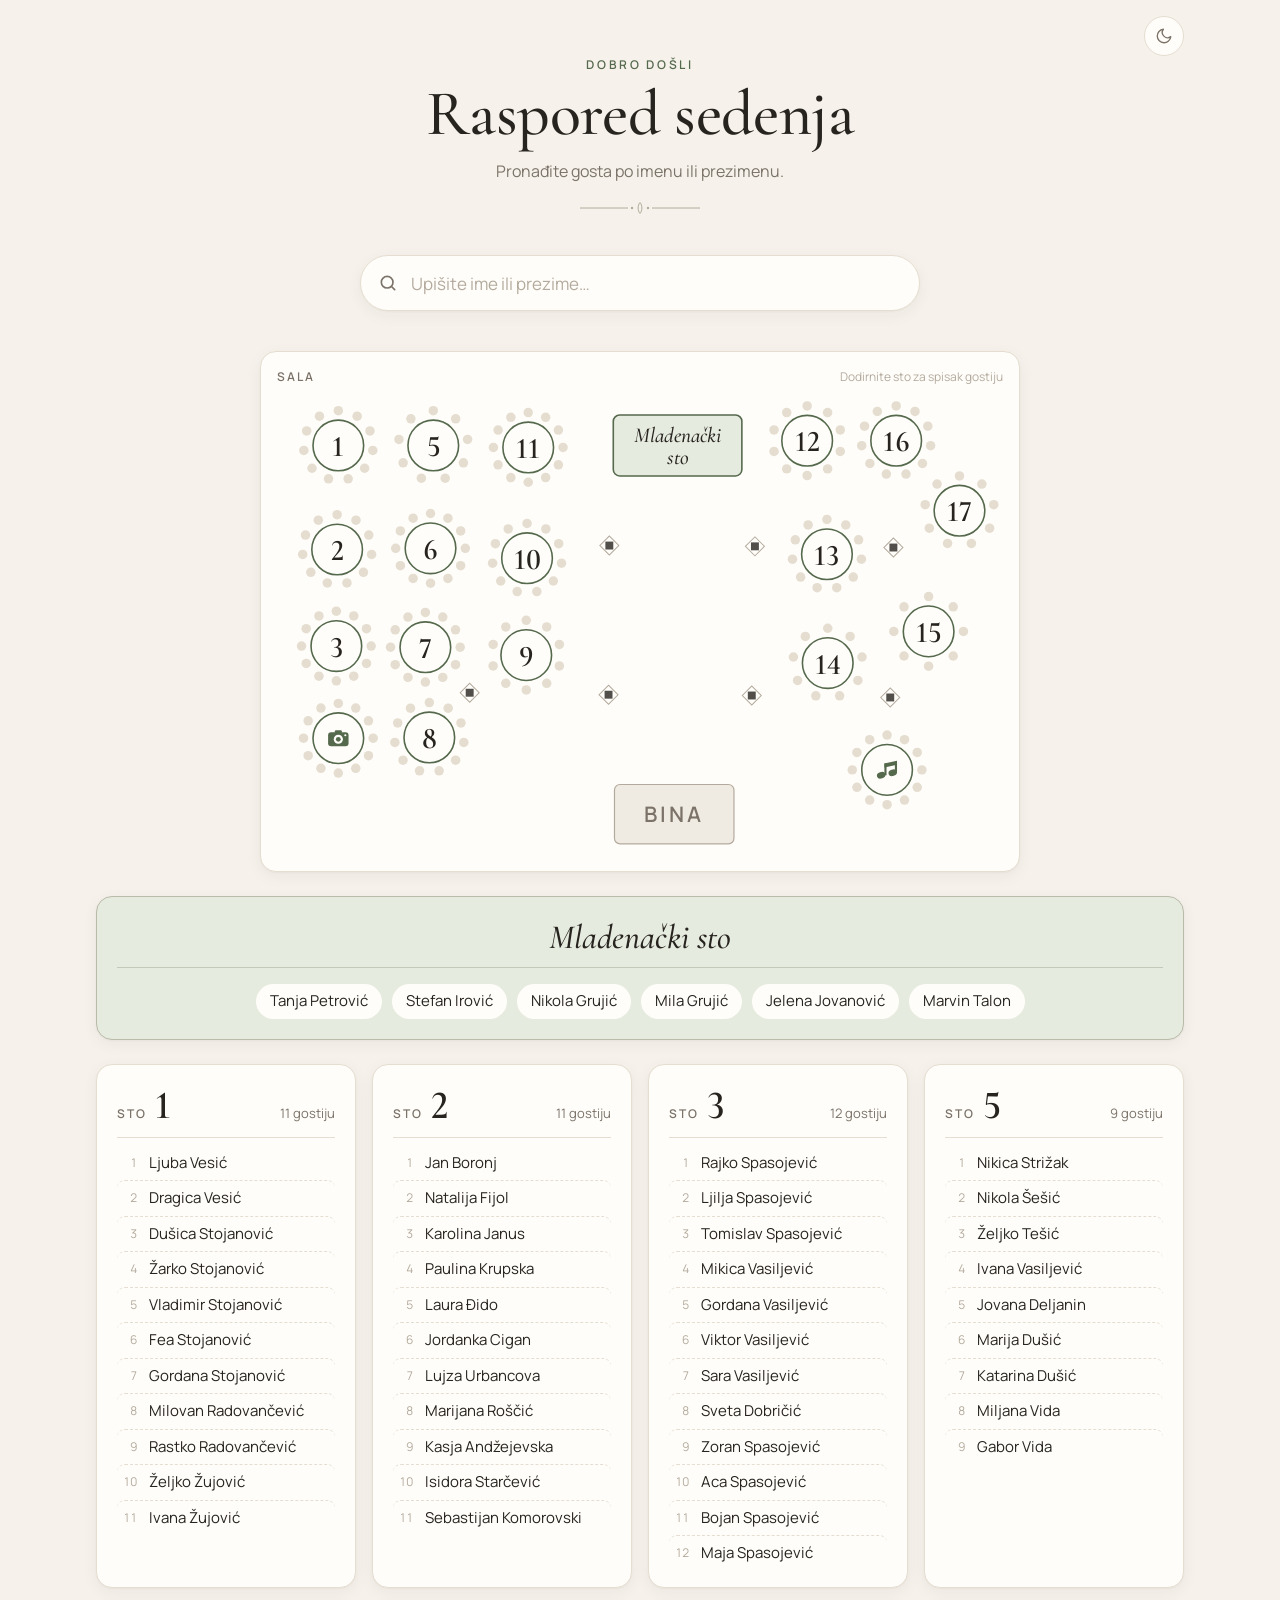
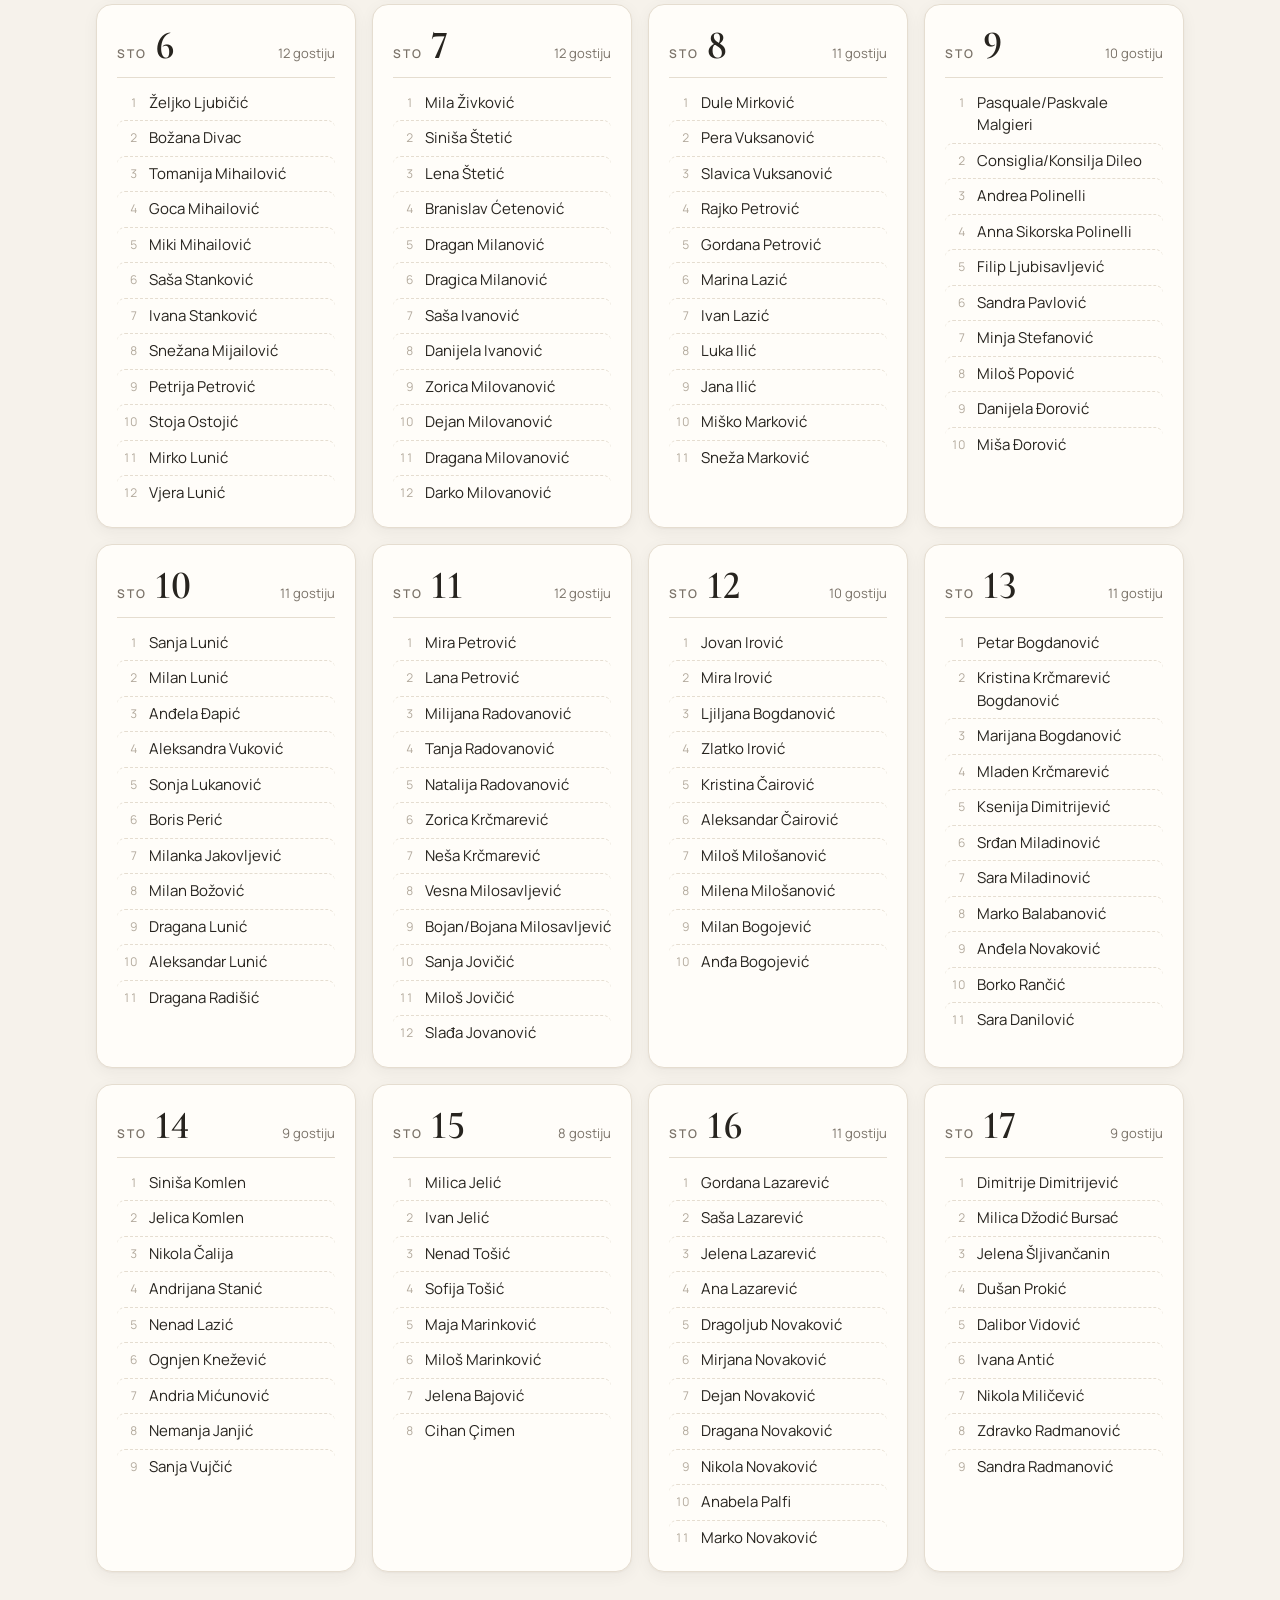
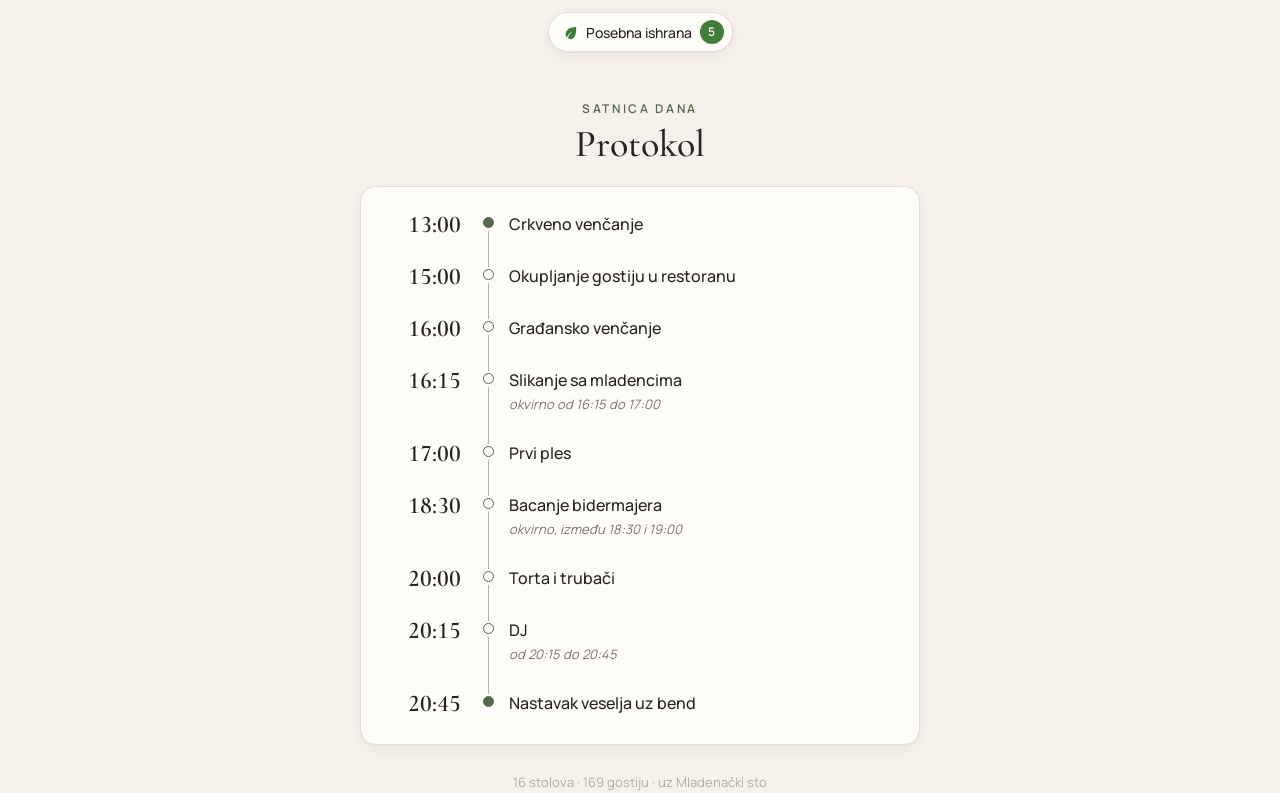
<file: index.html>
<!doctype html>
<html lang="sr">
<head>
  <meta charset="utf-8">
  <meta name="viewport" content="width=device-width, initial-scale=1">
  <title>Raspored sedenja</title>
  <meta name="description" content="Pretraga gostiju po imenu i pregled svih stolova.">
  <link rel="preconnect" href="https://fonts.googleapis.com">
  <link rel="preconnect" href="https://fonts.gstatic.com" crossorigin>
  <link href="https://fonts.googleapis.com/css2?family=Cormorant+Garamond:ital,wght@0,500;0,600;1,500&family=Manrope:wght@400;500;600&display=swap" rel="stylesheet">
  <style>
    :root {
      --bg: #f6f2eb;
      --surface: #fffdf9;
      --surface-2: #f0ebe2;
      --ink: #27241f;
      --muted: #7b7369;
      --faint: #b3aa9d;
      --line: #e5ddd0;
      --accent: #55694d;
      --accent-ink: #ffffff;
      --accent-soft: #e6ebdf;
      --mark: #f1dea6;
      --vegan: #3f7d38;
      --vegan-soft: #e4efdd;
      --veg: #7a7414;
      --veg-soft: #f2efd5;
      --note: #9a6a2c;
      --note-soft: #f5eadb;
      --shadow: 0 1px 2px rgba(39, 36, 31, .04), 0 4px 16px rgba(39, 36, 31, .05);
      --radius: 16px;
      --serif: 'Cormorant Garamond', Georgia, serif;
      --sans: 'Manrope', system-ui, -apple-system, 'Segoe UI', sans-serif;
      color-scheme: light;
    }
    @media (prefers-color-scheme: dark) {
      :root:not([data-theme="light"]) {
        --bg: #141513;
        --surface: #1c1e1b;
        --surface-2: #232622;
        --ink: #ece7df;
        --muted: #a0998e;
        --faint: #6b665e;
        --line: #2e312c;
        --accent: #a7bd97;
        --accent-ink: #141513;
        --accent-soft: #263023;
        --mark: #5d4c1c;
        --vegan: #93cc84;
        --vegan-soft: #24341f;
        --veg: #dcd277;
        --veg-soft: #33311b;
        --note: #e0b27a;
        --note-soft: #3a2e1f;
        --shadow: 0 1px 2px rgba(0, 0, 0, .3), 0 4px 16px rgba(0, 0, 0, .25);
        color-scheme: dark;
      }
    }
    :root[data-theme="dark"] {
      --bg: #141513;
      --surface: #1c1e1b;
      --surface-2: #232622;
      --ink: #ece7df;
      --muted: #a0998e;
      --faint: #6b665e;
      --line: #2e312c;
      --accent: #a7bd97;
      --accent-ink: #141513;
      --accent-soft: #263023;
      --mark: #5d4c1c;
      --vegan: #93cc84;
      --vegan-soft: #24341f;
      --veg: #dcd277;
      --veg-soft: #33311b;
      --note: #e0b27a;
      --note-soft: #3a2e1f;
      --shadow: 0 1px 2px rgba(0, 0, 0, .3), 0 4px 16px rgba(0, 0, 0, .25);
      color-scheme: dark;
    }

    * { box-sizing: border-box; }
    html { -webkit-text-size-adjust: 100%; }
    body {
      margin: 0;
      background: var(--bg);
      color: var(--ink);
      font-family: var(--sans);
      font-size: 16px;
      line-height: 1.5;
      -webkit-font-smoothing: antialiased;
    }
    button { font: inherit; color: inherit; }
    .wrap { max-width: 1120px; margin: 0 auto; padding: 0 16px; }

    /* Hero */
    .hero { text-align: center; padding: 56px 0 28px; position: relative; }
    .eyebrow {
      margin: 0 0 6px;
      font-size: 12px;
      font-weight: 600;
      letter-spacing: .22em;
      text-transform: uppercase;
      color: var(--accent);
    }
    h1 {
      margin: 0;
      font-family: var(--serif);
      font-weight: 500;
      font-size: clamp(40px, 8vw, 64px);
      line-height: 1.05;
      letter-spacing: -.01em;
    }
    .lede { margin: 12px auto 0; max-width: 34ch; color: var(--muted); }
    .ornament { display: block; margin: 18px auto 0; color: var(--faint); }

    .theme-btn {
      position: absolute;
      top: 16px;
      right: 0;
      width: 40px;
      height: 40px;
      border-radius: 50%;
      border: 1px solid var(--line);
      background: var(--surface);
      display: grid;
      place-items: center;
      cursor: pointer;
      color: var(--muted);
    }
    .theme-btn:hover { color: var(--ink); }
    .theme-btn svg { width: 18px; height: 18px; }
    .icon-sun { display: none; }
    :root[data-theme="dark"] .icon-sun { display: block; }
    :root[data-theme="dark"] .icon-moon { display: none; }
    @media (prefers-color-scheme: dark) {
      :root:not([data-theme="light"]) .icon-sun { display: block; }
      :root:not([data-theme="light"]) .icon-moon { display: none; }
    }

    /* Search */
    .searchbar {
      position: sticky;
      top: 0;
      z-index: 10;
      padding: 12px 0;
      background: var(--bg);
      background: color-mix(in srgb, var(--bg) 88%, transparent);
      -webkit-backdrop-filter: blur(10px);
      backdrop-filter: blur(10px);
    }
    .search {
      max-width: 560px;
      margin: 0 auto;
      position: relative;
    }
    .search svg {
      position: absolute;
      left: 18px;
      top: 50%;
      transform: translateY(-50%);
      width: 20px;
      height: 20px;
      color: var(--muted);
      pointer-events: none;
    }
    .search input {
      width: 100%;
      height: 56px;
      padding: 0 52px 0 50px;
      border-radius: 999px;
      border: 1px solid var(--line);
      background: var(--surface);
      color: var(--ink);
      font: inherit;
      font-size: 17px;
      box-shadow: var(--shadow);
      outline: none;
      -webkit-appearance: none;
      appearance: none;
    }
    .search input::placeholder { color: var(--faint); }
    .search input:focus { border-color: var(--accent); box-shadow: 0 0 0 4px var(--accent-soft), var(--shadow); }
    .search input::-webkit-search-cancel-button,
    .search input::-webkit-search-decoration { -webkit-appearance: none; display: none; }
    .clear-btn {
      position: absolute;
      right: 8px;
      top: 50%;
      transform: translateY(-50%);
      width: 40px;
      height: 40px;
      border: 0;
      border-radius: 50%;
      background: transparent;
      color: var(--muted);
      cursor: pointer;
      display: none;
      place-items: center;
    }
    .clear-btn:hover { background: var(--surface-2); color: var(--ink); }
    .clear-btn svg { position: static; transform: none; width: 18px; height: 18px; }
    .has-query .clear-btn { display: grid; }
    .status {
      text-align: center;
      margin: 10px 0 0;
      font-size: 13px;
      color: var(--muted);
    }
    .status:empty { margin: 0; }

    /* Search results */
    .results {
      max-width: 560px;
      margin: 8px auto 32px;
      display: grid;
      gap: 8px;
    }
    .results[hidden] { display: none; }
    .hit {
      display: flex;
      align-items: center;
      gap: 16px;
      width: 100%;
      padding: 14px 14px 14px 20px;
      text-align: left;
      background: var(--surface);
      border: 1px solid var(--line);
      border-radius: var(--radius);
      box-shadow: var(--shadow);
      cursor: pointer;
      transition: border-color .15s, transform .15s;
    }
    .hit:hover { border-color: var(--accent); }
    .hit:active { transform: scale(.99); }
    .hit-name { flex: 1; min-width: 0; font-size: 18px; font-weight: 500; overflow-wrap: anywhere; }
    .hit-sub { display: block; font-size: 13px; color: var(--muted); font-weight: 400; margin-top: 2px; }
    .hit-table {
      flex-shrink: 0;
      min-width: 64px;
      height: 64px;
      padding: 0 10px;
      border-radius: 12px;
      background: var(--accent);
      color: var(--accent-ink);
      display: grid;
      place-content: center;
      text-align: center;
      line-height: 1;
    }
    .hit-table small { font-size: 10px; font-weight: 600; letter-spacing: .14em; text-transform: uppercase; opacity: .85; }
    .hit-table b { font-family: var(--serif); font-size: 32px; font-weight: 600; margin-top: 2px; font-variant-numeric: lining-nums; }
    .hit-table.mlad b { font-size: 22px; }
    mark { background: var(--mark); color: inherit; border-radius: 3px; padding: 0 1px; }

    /* Jump nav */
    .jump {
      margin: 36px 0 20px;
      display: flex;
      flex-wrap: wrap;
      justify-content: center;
      gap: 8px;
    }
    .jump button {
      min-width: 44px;
      height: 44px;
      padding: 0 12px;
      border-radius: 12px;
      border: 1px solid var(--line);
      background: var(--surface);
      font-weight: 600;
      font-size: 15px;
      cursor: pointer;
      transition: background .15s, color .15s, border-color .15s;
    }
    .jump button:hover { border-color: var(--accent); color: var(--accent); }

    /* Mapa sale */
    .sala {
      max-width: 760px;
      margin: 28px auto 24px;
      padding: 16px;
      background: var(--surface);
      border: 1px solid var(--line);
      border-radius: var(--radius);
      box-shadow: var(--shadow);
    }
    .is-searching .sala { margin-top: 0; }
    .sala-head {
      display: flex;
      align-items: baseline;
      justify-content: space-between;
      gap: 12px;
      margin-bottom: 10px;
    }
    .sala-title { font-size: 12px; font-weight: 600; letter-spacing: .16em; text-transform: uppercase; color: var(--muted); }
    .sala-hint { font-size: 12px; color: var(--faint); text-align: right; }
    .sala svg { display: block; width: 100%; height: auto; }
    .m-tbl { cursor: pointer; outline: none; transition: opacity .2s; }
    .m-hitarea { fill: transparent; }
    .m-chair { fill: var(--line); transition: fill .15s; }
    .m-top { fill: var(--surface); stroke: var(--accent); stroke-width: 4; transition: fill .15s; }
    .m-tbl text {
      fill: var(--ink);
      font-family: var(--serif);
      font-size: 76px;
      font-weight: 600;
      font-variant-numeric: lining-nums;
      text-anchor: middle;
      pointer-events: none;
    }
    .m-mlad .m-top { fill: var(--accent-soft); }
    .m-mlad text { font-size: 54px; font-style: italic; font-weight: 500; }
    .m-tbl, .hit, .chip, .diet-row, .clear-btn, .theme-btn { -webkit-tap-highlight-color: transparent; }
    .m-tbl:focus-visible .m-top { fill: var(--accent-soft); }
    @media (hover: hover) { .m-tbl:hover .m-top { fill: var(--accent-soft); } }
    .m-tbl:focus-visible .m-top { stroke-width: 9; }
    .m-tbl.is-hit .m-top, .m-tbl.is-active .m-top { fill: var(--accent); }
    .m-tbl.is-hit text, .m-tbl.is-active text { fill: var(--accent-ink); }
    .m-tbl.is-hit .m-chair, .m-tbl.is-active .m-chair { fill: var(--accent); opacity: .45; }
    .has-hits .m-tbl:not(.is-hit), .has-hits .m-extra { opacity: .35; }
    .m-static rect { fill: var(--surface-2); stroke: var(--faint); stroke-width: 3; }
    /* Posebna ishrana */
    .leaf { width: 12px; height: 12px; flex-shrink: 0; }
    .diet {
      display: inline-flex;
      align-items: center;
      gap: 4px;
      flex-shrink: 0;
      margin-left: auto;
      padding: 2px 9px 2px 7px;
      border-radius: 999px;
      font-size: 11px;
      font-weight: 600;
      letter-spacing: .02em;
      line-height: 1.5;
      white-space: nowrap;
      align-self: center;
    }
    .diet-vegan { background: var(--vegan-soft); color: var(--vegan); }
    .diet-veg { background: var(--veg-soft); color: var(--veg); }
    .diet-other { background: var(--note-soft); color: var(--note); }

    .tools { display: flex; justify-content: center; margin: 16px 0 0; }
    .tools[hidden], .is-searching .tools, .is-searching .diet-panel { display: none; }
    .chip {
      display: inline-flex;
      align-items: center;
      gap: 8px;
      height: 40px;
      padding: 0 8px 0 14px;
      border-radius: 999px;
      border: 1px solid var(--line);
      background: var(--surface);
      font-size: 14px;
      font-weight: 500;
      cursor: pointer;
      box-shadow: var(--shadow);
      transition: border-color .15s, background .15s;
    }
    .chip .leaf { width: 15px; height: 15px; color: var(--vegan); }
    .chip:hover { border-color: var(--vegan); }
    .chip[aria-expanded="true"] { background: var(--vegan-soft); border-color: var(--vegan); color: var(--vegan); }
    .chip-count {
      min-width: 24px;
      height: 24px;
      padding: 0 7px;
      border-radius: 999px;
      background: var(--vegan);
      color: var(--surface);
      font-size: 12px;
      font-weight: 600;
      display: grid;
      place-items: center;
    }
    .diet-panel {
      max-width: 560px;
      margin: 16px auto 8px;
      scroll-margin-top: 110px;
      background: var(--surface);
      border: 1px solid var(--line);
      border-radius: var(--radius);
      box-shadow: var(--shadow);
      padding: 18px 18px 8px;
    }
    .diet-panel[hidden] { display: none; }
    .diet-panel-head {
      display: flex;
      flex-wrap: wrap;
      align-items: baseline;
      justify-content: space-between;
      gap: 2px 12px;
      padding-bottom: 10px;
      border-bottom: 1px solid var(--line);
    }
    .diet-panel-head h2 { margin: 0; font-family: var(--serif); font-size: 26px; font-weight: 500; white-space: nowrap; }
    .diet-panel-head span { font-size: 12px; color: var(--muted); }
    .diet-row {
      display: flex;
      align-items: flex-start;
      gap: 14px;
      width: 100%;
      padding: 12px 4px;
      border: 0;
      border-bottom: 1px dashed var(--line);
      background: transparent;
      text-align: left;
      cursor: pointer;
      border-radius: 10px;
    }
    .diet-row:last-child { border-bottom: 0; }
    .diet-row:hover { background: var(--surface-2); }
    .diet-tbl {
      flex-shrink: 0;
      width: 48px;
      height: 48px;
      border-radius: 10px;
      background: var(--accent-soft);
      color: var(--accent);
      display: grid;
      place-content: center;
      text-align: center;
      line-height: 1;
    }
    .diet-tbl small { font-size: 9px; font-weight: 600; letter-spacing: .14em; text-transform: uppercase; }
    .diet-tbl b { font-family: var(--serif); font-size: 24px; font-weight: 600; font-variant-numeric: lining-nums; margin-top: 2px; }
    .diet-list { list-style: none; margin: 0; padding: 2px 0 0; flex: 1; min-width: 0; }
    .diet-list li { display: flex; flex-wrap: wrap; align-items: center; gap: 2px 8px; padding: 3px 0; font-size: 15px; }
    .diet-list .diet { margin-left: 0; }


    .card-empty { margin: 8px 0 4px; font-size: 14px; color: var(--faint); font-style: italic; }
    .m-note { fill: var(--accent); }
    .m-pillar-ring { fill: none; stroke: var(--faint); stroke-width: 2.5; }
    .m-pillar { fill: var(--ink); opacity: .8; }
    .has-hits .m-pillars { opacity: .4; }
    .m-ico { fill: var(--accent); }
    .m-ico-cut { fill: var(--surface); }
    .m-tbl:focus-visible .m-ico-cut { fill: var(--accent-soft); }
    .m-tbl.is-hit .m-ico, .m-tbl.is-active .m-ico { fill: var(--accent-ink); }
    .m-tbl.is-hit .m-ico-cut, .m-tbl.is-active .m-ico-cut { fill: var(--accent); }
    .card-tag {
      display: inline-block;
      margin-left: 4px;
      padding: 2px 10px;
      border-radius: 999px;
      background: var(--accent-soft);
      color: var(--accent);
      font-size: 12px;
      font-weight: 600;
      letter-spacing: .04em;
      align-self: center;
    }
    .m-static text {
      fill: var(--muted);
      font-family: var(--sans);
      font-size: 54px;
      font-weight: 600;
      letter-spacing: .14em;
      text-anchor: middle;
    }

    /* Cards */
    .grid {
      display: grid;
      grid-template-columns: repeat(auto-fill, minmax(250px, 1fr));
      gap: 16px;
      padding-bottom: 24px;
    }
    .card {
      background: var(--surface);
      border: 1px solid var(--line);
      border-radius: var(--radius);
      box-shadow: var(--shadow);
      padding: 20px 20px 16px;
      scroll-margin-top: 110px;
      transition: border-color .2s, box-shadow .2s;
    }
    .card[hidden] { display: none; }
    .card-head {
      display: flex;
      align-items: baseline;
      justify-content: space-between;
      gap: 12px;
      padding-bottom: 12px;
      margin-bottom: 8px;
      border-bottom: 1px solid var(--line);
    }
    .card-title { display: flex; align-items: baseline; gap: 8px; }
    .card-label { font-size: 12px; font-weight: 600; letter-spacing: .16em; text-transform: uppercase; color: var(--muted); }
    .card-num { font-family: var(--serif); font-size: 40px; font-weight: 600; line-height: 1; font-variant-numeric: lining-nums; }
    .card-count { font-size: 13px; color: var(--muted); white-space: nowrap; }
    .names { list-style: none; margin: 0; padding: 0; }
    .names li {
      display: flex;
      gap: 12px;
      padding: 6px 0;
      font-size: 15px;
      border-radius: 8px;
    }
    .names li + li { border-top: 1px dashed var(--line); }
    .seat {
      width: 20px;
      flex-shrink: 0;
      text-align: right;
      color: var(--faint);
      font-size: 12px;
      font-variant-numeric: tabular-nums;
      padding-top: 2px;
    }
    .names li.dim { opacity: .35; }
    .card.flash { border-color: var(--accent); animation: flash 1.6s ease-out; }
    @keyframes flash {
      0% { box-shadow: 0 0 0 0 var(--accent), var(--shadow); }
      30% { box-shadow: 0 0 0 6px var(--accent-soft), var(--shadow); }
      100% { box-shadow: var(--shadow); }
    }

    /* Mladenački sto */
    .card.mlad {
      grid-column: 1 / -1;
      background: var(--accent-soft);
      border-color: color-mix(in srgb, var(--accent) 30%, var(--line));
      text-align: center;
      padding: 24px 20px 20px;
      margin-bottom: 8px;
    }
    .card.mlad .card-head { justify-content: center; flex-direction: column; align-items: center; gap: 4px; border-bottom-color: color-mix(in srgb, var(--accent) 25%, transparent); }
    .card.mlad .card-num { font-size: 34px; font-style: italic; font-weight: 500; }
    .card.mlad .names {
      display: flex;
      flex-wrap: wrap;
      justify-content: center;
      gap: 6px 10px;
      padding-top: 8px;
    }
    .card.mlad .names li { border: 0; padding: 6px 14px; background: var(--surface); border-radius: 999px; font-size: 15px; }
    .card.mlad .seat { display: none; }

    .empty {
      text-align: center;
      padding: 32px 16px 48px;
      color: var(--muted);
    }
    .empty[hidden] { display: none; }
    .empty p { margin: 4px 0; }
    .empty strong { font-family: var(--serif); font-size: 26px; font-weight: 500; color: var(--ink); display: block; margin-bottom: 4px; }

    /* Protokol */
    .protokol {
      max-width: 560px;
      margin: 48px auto 28px;
      scroll-margin-top: 110px;
    }
    .protokol[hidden], .is-searching .protokol { display: none; }
    .protokol-head { text-align: center; margin-bottom: 20px; }
    .protokol-head h2 {
      margin: 0;
      font-family: var(--serif);
      font-size: 38px;
      font-weight: 500;
      line-height: 1.1;
    }
    .timeline {
      list-style: none;
      margin: 0;
      padding: 26px 24px 8px;
      background: var(--surface);
      border: 1px solid var(--line);
      border-radius: var(--radius);
      box-shadow: var(--shadow);
    }
    .timeline li {
      display: grid;
      grid-template-columns: 76px 1fr;
      column-gap: 22px;
    }
    .tl-time {
      text-align: right;
      font-family: var(--serif);
      font-size: 24px;
      font-weight: 600;
      line-height: 1;
      font-variant-numeric: lining-nums tabular-nums;
      color: var(--ink);
      padding-bottom: 28px;
    }
    .timeline li:last-child .tl-time { padding-bottom: 20px; }
    .tl-body {
      position: relative;
      padding: 1px 0 28px 26px;
    }
    /* linija */
    .tl-body::before {
      content: '';
      position: absolute;
      left: 5px;
      top: 18px;
      bottom: -2px;
      width: 1px;
      background: color-mix(in srgb, var(--accent) 35%, var(--line));
    }
    .timeline li:last-child .tl-body::before { display: none; }
    .timeline li:last-child .tl-body { padding-bottom: 20px; }
    /* tačka */
    .tl-body::after {
      content: '';
      position: absolute;
      left: 0;
      top: 4px;
      width: 11px;
      height: 11px;
      border-radius: 50%;
      background: var(--surface);
      border: 1.5px solid var(--accent);
      box-sizing: border-box;
    }
    .timeline li:first-child .tl-body::after,
    .timeline li:last-child .tl-body::after { background: var(--accent); }
    .tl-name { display: block; font-size: 16px; font-weight: 500; line-height: 1.35; }
    .tl-note { display: block; margin-top: 3px; font-size: 13px; font-style: italic; color: var(--muted); }

    footer {
      text-align: center;
      color: var(--faint);
      font-size: 13px;
      padding: 16px 0 48px;
    }

    .sr-only { position: absolute; width: 1px; height: 1px; overflow: hidden; clip: rect(0 0 0 0); white-space: nowrap; }

    @media (max-width: 560px) {
      .hero { padding: 60px 0 16px; }
      h1 { font-size: 42px; }
      .lede { margin-top: 8px; font-size: 15px; }
      .ornament { margin-top: 12px; }
      .theme-btn { top: 12px; }
      .searchbar { padding: 10px 0; }
      .search input { height: 52px; }
      .sala { margin-top: 16px; padding: 12px 10px 12px; }
      .is-searching .sala { margin-top: 0; }
      .results { margin-bottom: 20px; }
      .grid { grid-template-columns: 1fr; gap: 12px; }
      .card { padding: 18px 16px 12px; }
      .hit-name { font-size: 17px; }
      .m-tbl text { font-size: 88px; }
      .m-mlad text { font-size: 56px; }
      .m-static text { font-size: 64px; letter-spacing: .08em; }
      .m-top { stroke-width: 6; }
      .protokol { margin-top: 36px; }
      .protokol-head h2 { font-size: 34px; }
      .timeline { padding: 22px 16px 4px; }
      .timeline li { grid-template-columns: 64px 1fr; column-gap: 16px; }
      .tl-time { font-size: 22px; padding-bottom: 24px; }
      .tl-body { padding-left: 22px; padding-bottom: 24px; }
      .tl-name { font-size: 15px; }
    }

    @media (prefers-reduced-motion: reduce) {
      * { animation: none !important; transition: none !important; scroll-behavior: auto !important; }
    }

    @media print {
      .searchbar, .jump, .theme-btn, .results, .empty, .ornament, .tools { display: none !important; }
      .diet-panel, .timeline { box-shadow: none; break-inside: avoid; }
      .protokol { break-inside: avoid; }
      body { background: #fff; color: #000; }
      .card { box-shadow: none; break-inside: avoid; }
      .card[hidden] { display: block !important; }
      .grid { grid-template-columns: repeat(3, 1fr); }
    }
  </style>
</head>
<body>
  <div class="wrap">
    <header class="hero">
      <button class="theme-btn" id="themeBtn" type="button" aria-label="Promeni temu">
        <svg class="icon-moon" viewBox="0 0 24 24" fill="none" stroke="currentColor" stroke-width="1.8" stroke-linecap="round" stroke-linejoin="round" aria-hidden="true"><path d="M21 12.8A9 9 0 1 1 11.2 3a7 7 0 0 0 9.8 9.8z"/></svg>
        <svg class="icon-sun" viewBox="0 0 24 24" fill="none" stroke="currentColor" stroke-width="1.8" stroke-linecap="round" aria-hidden="true"><circle cx="12" cy="12" r="4"/><path d="M12 2v2M12 20v2M4.9 4.9l1.4 1.4M17.7 17.7l1.4 1.4M2 12h2M20 12h2M4.9 19.1l1.4-1.4M17.7 6.3l1.4-1.4"/></svg>
      </button>
      <p class="eyebrow">Dobro došli</p>
      <h1>Raspored sedenja</h1>
      <p class="lede">Pronađite gosta po imenu ili prezimenu.</p>
      <svg class="ornament" width="120" height="14" viewBox="0 0 120 14" fill="none" stroke="currentColor" stroke-width="1" aria-hidden="true"><path d="M0 7h48M72 7h48"/><path d="M60 1.5c2.5 3 2.5 8 0 11-2.5-3-2.5-8 0-11z"/><circle cx="52" cy="7" r="1.2" fill="currentColor" stroke="none"/><circle cx="68" cy="7" r="1.2" fill="currentColor" stroke="none"/></svg>
    </header>
  </div>

  <div class="searchbar" id="searchbar">
    <div class="wrap">
      <div class="search">
        <svg viewBox="0 0 24 24" fill="none" stroke="currentColor" stroke-width="2" stroke-linecap="round" aria-hidden="true"><circle cx="11" cy="11" r="7"/><path d="m20 20-3.5-3.5"/></svg>
        <label for="q" class="sr-only">Pretraga gostiju</label>
        <input id="q" type="search" placeholder="Upišite ime ili prezime…" autocomplete="off" autocorrect="off" spellcheck="false" enterkeyhint="search">
        <button class="clear-btn" id="clearBtn" type="button" aria-label="Obriši pretragu">
          <svg viewBox="0 0 24 24" fill="none" stroke="currentColor" stroke-width="2" stroke-linecap="round" aria-hidden="true"><path d="M6 6l12 12M18 6 6 18"/></svg>
        </button>
      </div>
      <p class="status" id="status" aria-live="polite"></p>
    </div>
  </div>

  <main class="wrap">
    <section class="results" id="results" hidden aria-label="Rezultati pretrage"></section>
    <div class="empty" id="empty" hidden>
      <strong>Nismo pronašli to ime</strong>
      <p>Proverite pravopis ili probajte samo ime ili samo prezime.</p>
    </div>
    <section class="sala" aria-label="Mapa sale">
      <div class="sala-head">
        <span class="sala-title">Sala</span>
        <span class="sala-hint" id="salaHint">Dodirnite sto za spisak gostiju</span>
      </div>
      <svg id="mapa" role="group" aria-label="Raspored stolova u sali"></svg>
    </section>
    <section class="grid" id="grid"></section>
    <div class="tools" id="tools" hidden>
      <button class="chip" id="dietBtn" type="button" aria-expanded="false" aria-controls="dietPanel"></button>
    </div>
    <section class="diet-panel" id="dietPanel" hidden aria-label="Posebna ishrana"></section>
    <section class="protokol" id="protokol" hidden aria-labelledby="protokolTitle">
      <div class="protokol-head">
        <p class="eyebrow">Satnica dana</p>
        <h2 id="protokolTitle">Protokol</h2>
      </div>
      <ol class="timeline" id="timeline"></ol>
    </section>
  </main>

  <footer class="wrap" id="footer"></footer>

  <script src="data/raspored.js"></script>
  <script src="data/sala.js"></script>
  <script src="data/protokol.js"></script>
  <script>
  (function () {
    'use strict';

    var DATA = window.RASPORED || { mladenacki: [], stolovi: [] };
    var $ = function (id) { return document.getElementById(id); };
    var root = document.documentElement;

    // ---------- Tema ----------
    function storageGet(k) { try { return localStorage.getItem(k); } catch (e) { return null; } }
    function storageSet(k, v) { try { localStorage.setItem(k, v); } catch (e) {} }
    var savedTheme = storageGet('raspored-tema');
    if (savedTheme === 'light' || savedTheme === 'dark') root.setAttribute('data-theme', savedTheme);
    $('themeBtn').addEventListener('click', function () {
      var current = root.getAttribute('data-theme') ||
        (window.matchMedia('(prefers-color-scheme: dark)').matches ? 'dark' : 'light');
      var next = current === 'dark' ? 'light' : 'dark';
      root.setAttribute('data-theme', next);
      storageSet('raspored-tema', next);
    });

    // ---------- Normalizacija (bez obzira na č/ć/š/ž/đ i velika slova) ----------
    // Vraća normalizovan tekst i mapu: indeks u normalizovanom -> indeks u originalu.
    function normalizeWithMap(str) {
      var out = '', map = [];
      for (var i = 0; i < str.length; i++) {
        var ch = str[i];
        var n = ch.toLowerCase().normalize('NFD').replace(/[̀-ͯ]/g, '');
        if (n === 'đ') n = 'd';
        // "dj" tretiramo kao "đ" -> "d"
        if (n === 'j' && out[out.length - 1] === 'd') continue;
        for (var k = 0; k < n.length; k++) { out += n[k]; map.push(i); }
      }
      return { text: out, map: map };
    }
    function normalize(str) { return normalizeWithMap(str).text; }

    function escapeHtml(s) {
      return s.replace(/[&<>"']/g, function (c) {
        return { '&': '&amp;', '<': '&lt;', '>': '&gt;', '"': '&quot;', "'": '&#39;' }[c];
      });
    }

    // Vraća HTML imena sa <mark> oko pogođenih delova, ili null ako ne odgovara.
    // Svaka ukucana reč mora biti POČETAK neke reči u imenu, i to svaka druge reči
    // ("dragana ra" -> Dragana Radišić, ali ne i Dragana Novaković).
    function matchName(name, tokens) {
      var nm = normalizeWithMap(name);
      var words = [], re = /[a-z0-9]+/g, m;
      while ((m = re.exec(nm.text))) words.push({ start: m.index, text: m[0] });

      var used = [], assign = [];
      function solve(t) {
        if (t === tokens.length) return true;
        for (var w = 0; w < words.length; w++) {
          if (used[w] || words[w].text.indexOf(tokens[t]) !== 0) continue;
          used[w] = true; assign[t] = w;
          if (solve(t + 1)) return true;
          used[w] = false;
        }
        return false;
      }
      if (!solve(0)) return null;

      var ranges = tokens.map(function (tok, t) {
        var s = words[assign[t]].start;
        return [nm.map[s], nm.map[s + tok.length - 1] + 1];
      });
      ranges.sort(function (a, b) { return a[0] - b[0]; });
      var merged = [];
      ranges.forEach(function (r) {
        var last = merged[merged.length - 1];
        if (last && r[0] <= last[1]) last[1] = Math.max(last[1], r[1]);
        else merged.push(r.slice());
      });
      var html = '', pos = 0;
      merged.forEach(function (r) {
        html += escapeHtml(name.slice(pos, r[0])) + '<mark>' + escapeHtml(name.slice(r[0], r[1])) + '</mark>';
        pos = r[1];
      });
      return html + escapeHtml(name.slice(pos));
    }

    // ---------- Model ----------
    // Gost je "Ime" ili { ime: "Ime", napomena: "vegan" }
    function splitGuests(list) {
      var names = [], notes = [];
      (list || []).forEach(function (g) {
        if (typeof g === 'string') { names.push(g); notes.push(''); }
        else { names.push(g.ime || ''); notes.push(g.napomena || ''); }
      });
      return { names: names, notes: notes };
    }
    // Posebna ishrana: vegan / vegetarijanac / ostalo (prikazuje se kako je upisano)
    function dietOf(note) {
      var n = normalize(note || '').trim();
      if (!n) return null;
      if (n.indexOf('vegan') === 0) return { key: 'vegan', label: 'Veganski' };
      if (n.indexOf('vegetarij') === 0) return { key: 'veg', label: 'Vegetarijanski' };
      return { key: 'other', label: note.charAt(0).toUpperCase() + note.slice(1) };
    }
    var LEAF = '<svg class="leaf" viewBox="0 0 16 16" aria-hidden="true"><path fill="currentColor" d="M14 2C7.2 2 2.8 5.2 2.8 10.2c0 1.4.4 2.6 1.1 3.5 1.4-3.6 3.9-6 6.9-7.4-2.6 1.8-4.6 4.4-5.7 7.9.9.5 1.9.8 3 .8C12.4 15 14.5 10.1 14 2z"/></svg>';
    function dietPill(d) { return '<span class="diet diet-' + d.key + '">' + LEAF + escapeHtml(d.label) + '</span>'; }

    var tables = [];
    if (DATA.mladenacki && DATA.mladenacki.length) {
      var ml = splitGuests(DATA.mladenacki);
      tables.push({ id: 'mladenacki', mlad: true, title: 'Mladenački sto', guests: ml.names, notes: ml.notes });
    }
    DATA.stolovi.forEach(function (s) {
      var oznaka = (window.SALA && window.SALA.oznake && window.SALA.oznake[s.broj]) || '';
      var sg = splitGuests(s.gosti);
      tables.push({ id: 'sto-' + s.broj, broj: s.broj, title: 'Sto ' + s.broj, oznaka: oznaka, guests: sg.names, notes: sg.notes });
    });
    tables.forEach(function (t) {
      t.diets = t.notes.map(dietOf);
      t.dietCount = t.diets.filter(Boolean).length;
    });
    var regular = tables.filter(function (t) { return !t.mlad; });
    var totalGuests = regular.reduce(function (s, t) { return s + t.guests.length; }, 0);

    function guestWord(n) {
      var m10 = n % 10, m100 = n % 100;
      if (m10 === 1 && m100 !== 11) return 'gost';
      if (m10 >= 2 && m10 <= 4 && (m100 < 12 || m100 > 14)) return 'gosta';
      return 'gostiju';
    }
    function tableWord(n) {
      var m10 = n % 10, m100 = n % 100;
      if (m10 === 1 && m100 !== 11) return 'sto';
      if (m10 >= 2 && m10 <= 4 && (m100 < 12 || m100 > 14)) return 'stola';
      return 'stolova';
    }
    function dietRank(k) { return k === 'vegan' ? 0 : k === 'veg' ? 1 : 2; }
    // "Veganski 2 · Vegetarijanski 1"
    function dietSummary(list) {
      var order = [], counts = {}, labels = {};
      list.forEach(function (d) {
        if (!d) return;
        var k = d.key === 'other' ? 'o:' + d.label : d.key;
        if (!counts[k]) { counts[k] = 0; labels[k] = d.label; order.push(k); }
        counts[k]++;
      });
      order.sort(function (a, b) { return dietRank(a) - dietRank(b); });
      return order.map(function (k) { return labels[k] + ' ' + counts[k]; }).join(' · ');
    }

    // ---------- Render ----------
    var grid = $('grid');
    tables.forEach(function (t) {
      var card = document.createElement('article');
      card.className = 'card' + (t.mlad ? ' mlad' : '');
      card.id = t.id;
      var head = t.mlad
        ? '<span class="card-num">Mladenački sto</span>'
        : '<span class="card-title"><span class="card-label">Sto</span><span class="card-num">' + t.broj + '</span>' +
          (t.oznaka ? '<span class="card-tag">' + escapeHtml(t.oznaka) + '</span>' : '') + '</span>' +
          '<span class="card-count">' + t.guests.length + ' ' + guestWord(t.guests.length) + '</span>';
      card.innerHTML =
        '<header class="card-head">' + head + '</header>' +
        '<ol class="names">' + t.guests.map(function (g, i) {
          return '<li><span class="seat">' + (i + 1) + '</span><span class="nm">' + escapeHtml(g) + '</span></li>';
        }).join('') + '</ol>' +
        (t.guests.length ? '' : '<p class="card-empty">Slobodan sto</p>');
      t.el = card;
      t.items = Array.prototype.slice.call(card.querySelectorAll('li'));
      grid.appendChild(card);
    });

    // ---------- Mapa sale ----------
    var SALA = window.SALA;
    var mapa = $('mapa');
    var mapTables = {};
    var NS = 'http://www.w3.org/2000/svg';
    function svgEl(tag, attrs, parent) {
      var e = document.createElementNS(NS, tag);
      for (var k in attrs) e.setAttribute(k, attrs[k]);
      if (parent) parent.appendChild(e);
      return e;
    }
    // Tekst centriran oko (x, y). Vertikalno centriranje preko dy u "em" jedinicama,
    // jer Safari ne poštuje dominant-baseline (naročito na <tspan>).
    var TEXT_DY = 0.35; // ≈ pola visine cifara/velikih slova
    function svgText(parent, x, y, lines, lineHeightEm) {
      var t = svgEl('text', { x: x, y: y }, parent);
      if (lines.length === 1) {
        t.setAttribute('dy', TEXT_DY + 'em');
        t.textContent = lines[0];
        return t;
      }
      var lh = lineHeightEm || 1.1;
      lines.forEach(function (line, i) {
        var dy = i === 0 ? TEXT_DY - (lines.length - 1) * lh / 2 : lh;
        var ts = svgEl('tspan', { x: x, dy: dy.toFixed(3) + 'em' }, t);
        ts.textContent = line;
      });
      return t;
    }
    function makeClickable(g, t, label) {
      g.setAttribute('class', g.getAttribute('class') + ' m-tbl');
      g.setAttribute('tabindex', '0');
      g.setAttribute('role', 'button');
      g.setAttribute('aria-label', label);
      g.addEventListener('click', function () { goTo(t.id); });
      g.addEventListener('keydown', function (e) {
        if (e.key === 'Enter' || e.key === ' ') { e.preventDefault(); goTo(t.id); }
      });
      mapTables[t.id] = g;
    }

    function drawRound(g, x, y, chairs) {
      for (var i = 0; i < chairs; i++) {
        var a = -Math.PI / 2 + 2 * Math.PI * i / chairs;
        svgEl('circle', { 'class': 'm-chair', cx: (x + 88 * Math.cos(a)).toFixed(1), cy: (y + 88 * Math.sin(a)).toFixed(1), r: 12 }, g);
      }
      svgEl('circle', { 'class': 'm-top', cx: x, cy: y, r: 64 }, g);
    }
    var ICON_SCALE = 0.68; // veličina ikonica u stolovima (1 = puna veličina)

    // Note (♫) nacrtane kao oblik, da izgleda isto u svakom pregledaču
    function drawNote(g, x, y) {
      var n = svgEl('g', { 'class': 'm-note', transform: 'translate(' + x + ' ' + y + ') scale(' + ICON_SCALE + ')' }, g);
      // dve note spojene gredom (♫), istih dimenzija kao fotoaparat (~76 × 64)
      svgEl('ellipse', { cx: -22, cy: 20, rx: 16, ry: 12, transform: 'rotate(-20 -22 20)' }, n);
      svgEl('ellipse', { cx: 21, cy: 11, rx: 16, ry: 12, transform: 'rotate(-20 21 11)' }, n);
      svgEl('rect', { x: -10, y: -24, width: 8, height: 44 }, n);
      svgEl('rect', { x: 29, y: -33, width: 8, height: 44 }, n);
      svgEl('path', { d: 'M-10 -24 L37 -34 L37 -19 L-10 -9 Z' }, n);
    }
    // Fotoaparat, centriran u sredini stola (oblik je simetričan oko x, y)
    function drawCamera(g, x, y) {
      var c = svgEl('g', { transform: 'translate(' + x + ' ' + y + ') scale(' + ICON_SCALE + ')' }, g);
      svgEl('rect', { 'class': 'm-ico', x: -13, y: -30, width: 26, height: 12, rx: 4 }, c);
      svgEl('rect', { 'class': 'm-ico', x: -38, y: -22, width: 76, height: 52, rx: 11 }, c);
      svgEl('circle', { 'class': 'm-ico-cut', cx: 0, cy: 4, r: 17 }, c);
      svgEl('circle', { 'class': 'm-ico', cx: 0, cy: 4, r: 9 }, c);
      svgEl('circle', { 'class': 'm-ico-cut', cx: 26, cy: -11, r: 4 }, c);
    }

    if (SALA && mapa) {
      mapa.setAttribute('viewBox', SALA.viewBox.join(' '));

      // Stubovi (crtaju se prvi, ispod svega)
      var gp = svgEl('g', { 'class': 'm-pillars', 'aria-hidden': 'true' }, mapa);
      (SALA.stubovi || []).forEach(function (p) {
        svgEl('rect', { 'class': 'm-pillar-ring', x: p[0] - 17, y: p[1] - 17, width: 34, height: 34, transform: 'rotate(45 ' + p[0] + ' ' + p[1] + ')' }, gp);
        svgEl('rect', { 'class': 'm-pillar', x: p[0] - 10, y: p[1] - 10, width: 20, height: 20 }, gp);
      });

      // Bina, fotograf, muzika (nisu klikabilni)
      var b = SALA.bina;
      var gb = svgEl('g', { 'class': 'm-static' }, mapa);
      svgEl('rect', { x: b.x, y: b.y, width: b.w, height: b.h, rx: 14 }, gb);
      svgText(gb, b.x + b.w / 2, b.y + b.h / 2, ['BINA'], 0);
      (SALA.ostalo || []).forEach(function (o) {
        var g = svgEl('g', { 'class': 'm-extra', role: 'img', 'aria-label': 'Sto: ' + o.naziv }, mapa);
        drawRound(g, o.x, o.y, o.stolica || 12);
        if (o.ikona === 'foto') drawCamera(g, o.x, o.y);
        else drawNote(g, o.x, o.y);
      });

      // Mladenački sto
      var mladT = tables.filter(function (t) { return t.mlad; })[0];
      if (mladT && SALA.mladenacki) {
        var m = SALA.mladenacki;
        var gm = svgEl('g', { 'class': 'm-mlad' }, mapa);
        svgEl('rect', { 'class': 'm-hitarea', x: m.x - 20, y: m.y - 20, width: m.w + 40, height: m.h + 40 }, gm);
        svgEl('rect', { 'class': 'm-top', x: m.x, y: m.y, width: m.w, height: m.h, rx: 16 }, gm);
        svgText(gm, m.x + m.w / 2, m.y + m.h / 2, ['Mladenački', 'sto'], 1.05);
        makeClickable(gm, mladT, 'Mladenački sto');
      }

      // Okrugli stolovi — broj stolica = broj gostiju
      regular.forEach(function (t) {
        var pos = SALA.stolovi[t.broj];
        if (!pos) return;
        var x = pos[0], y = pos[1], n = t.guests.length;
        var g = svgEl('g', {}, mapa);
        svgEl('circle', { 'class': 'm-hitarea', cx: x, cy: y, r: 108 }, g);
        drawRound(g, x, y, n || 12); // prazan sto: crta se sa 12 stolica, kao na skici
        // Sto sa ikonom (npr. fotograf) umesto broja prikazuje ikonu u sredini
        if (SALA.ikone && SALA.ikone[t.broj] === 'foto') drawCamera(g, x, y);
        else svgText(g, x, y, [String(t.broj)], 0);
        makeClickable(g, t, t.title + (t.oznaka ? ' (' + t.oznaka + ')' : '') + ', ' + n + ' ' + guestWord(n));
      });

    }

    function setMapActive(id) {
      for (var k in mapTables) mapTables[k].classList.toggle('is-active', k === id);
    }
    function setMapHits(ids) {
      var any = false;
      for (var k in mapTables) {
        var hit = !!ids[k];
        mapTables[k].classList.toggle('is-hit', hit);
        if (hit) any = true;
      }
      mapa.classList.toggle('has-hits', any);
      $('salaHint').textContent = any ? 'Označeni su stolovi pronađenih gostiju' : 'Dodirnite sto za spisak gostiju';
    }

    // ---------- Posebna ishrana (za konobare) ----------
    var dietTables = tables.filter(function (t) { return t.dietCount; });
    var dietTotal = dietTables.reduce(function (s, t) { return s + t.dietCount; }, 0);
    var dietBtn = $('dietBtn'), dietPanel = $('dietPanel');
    var dietOpen = false;
    if (dietTotal) {
      dietBtn.innerHTML = LEAF + 'Posebna ishrana <span class="chip-count">' + dietTotal + '</span>';
      $('tools').hidden = false;
      dietPanel.innerHTML =
        '<div class="diet-panel-head"><h2>Posebna ishrana</h2><span>' +
          escapeHtml(dietSummary([].concat.apply([], dietTables.map(function (t) { return t.diets; })))) +
          ' · ' + dietTables.length + ' ' + tableWord(dietTables.length) + '</span></div>' +
        dietTables.map(function (t) {
          var badge = t.mlad ? '<span class="diet-tbl"><small>Sto</small><b>★</b></span>'
                             : '<span class="diet-tbl"><small>Sto</small><b>' + t.broj + '</b></span>';
          var people = t.guests.map(function (g, i) {
            return t.diets[i] ? '<li>' + escapeHtml(g) + dietPill(t.diets[i]) + '</li>' : '';
          }).join('');
          return '<button type="button" class="diet-row" data-id="' + t.id + '">' + badge +
            '<ul class="diet-list">' + people + '</ul></button>';
        }).join('');
      Array.prototype.forEach.call(dietPanel.querySelectorAll('.diet-row'), function (row) {
        row.addEventListener('click', function () { goTo(row.getAttribute('data-id'), { keepDiet: true }); });
      });
      dietBtn.addEventListener('click', function () {
        setDiet(!dietOpen);
        if (dietOpen) dietPanel.scrollIntoView({ behavior: 'smooth', block: 'nearest' });
      });
    }
    function setDiet(open) {
      dietOpen = open && dietTotal > 0;
      dietBtn.setAttribute('aria-expanded', String(dietOpen));
      dietPanel.hidden = !dietOpen;
    }

    // ---------- Protokol ----------
    var PROTOKOL = window.PROTOKOL || [];
    if (PROTOKOL.length) {
      $('timeline').innerHTML = PROTOKOL.map(function (p) {
        var t = '<time class="tl-time">' + escapeHtml(p.vreme || '') + '</time>';
        var od = escapeHtml(p.vreme || ''), doo = escapeHtml(p.do || ''), note = '';
        if (p.okvirno) note = doo ? 'okvirno, između ' + od + ' i ' + doo : 'okvirno';
        else if (doo) note = 'od ' + od + ' do ' + doo;
        if (p.napomena) note = escapeHtml(p.napomena);
        if (note) note = '<span class="tl-note">' + note + '</span>';
        return '<li>' + t + '<div class="tl-body"><span class="tl-name">' + escapeHtml(p.naziv || '') +
          '</span>' + note + '</div></li>';
      }).join('');
      $('protokol').hidden = false;
    }

    var zauzeti = regular.filter(function (t) { return t.guests.length; }).length;
    $('footer').textContent = zauzeti + ' stolova · ' + totalGuests + ' ' + guestWord(totalGuests) +
      ' · uz Mladenački sto';

    // ---------- Navigacija ----------
    function goTo(id, opts) {
      var t = tables.filter(function (x) { return x.id === id; })[0];
      if (!t) return;
      if (!(opts && opts.keepSearch) && input.value) clearSearch();
      if (!(opts && opts.keepDiet) && dietOpen) setDiet(false);
      setMapActive(id);
      t.el.hidden = false;
      t.el.scrollIntoView({ behavior: 'smooth', block: 'start' });
      // označen je samo poslednji izabrani sto
      tables.forEach(function (x) { x.el.classList.remove('flash'); });
      void t.el.offsetWidth;
      t.el.classList.add('flash');
      try { history.replaceState(null, '', '#' + id); } catch (e) {}
    }

    // ---------- Pretraga ----------
    var input = $('q');
    var results = $('results');
    var status = $('status');
    var empty = $('empty');

    function clearSearch() {
      input.value = '';
      runSearch();
    }

    function runSearch() {
      var raw = input.value.trim();
      var q = normalize(raw);
      var tokens = q.split(/\s+/).filter(Boolean);
      var active = q.replace(/\s/g, '').length >= 2;
      document.body.classList.toggle('is-searching', active);
      $('searchbar').classList.toggle('has-query', raw.length > 0);
      setMapActive(null);
      tables.forEach(function (x) { x.el.classList.remove('flash'); });

      if (!active) {
        setMapHits({});
        tables.forEach(function (t) {
          t.el.hidden = false;
          t.items.forEach(function (li, i) {
            li.classList.remove('dim');
            li.querySelector('.nm').innerHTML = escapeHtml(t.guests[i]);
          });
        });
        results.hidden = true;
        results.innerHTML = '';
        empty.hidden = true;
        status.textContent = raw.length ? 'Upišite bar dva slova…' : '';
        return;
      }

      var hits = [];
      tables.forEach(function (t) {
        var any = false;
        t.items.forEach(function (li, i) {
          var html = matchName(t.guests[i], tokens);
          li.querySelector('.nm').innerHTML = html || escapeHtml(t.guests[i]);
          li.classList.toggle('dim', !html);
          if (html) { any = true; hits.push({ table: t, html: html }); }
        });
        t.el.hidden = !any;
      });
      var hitIds = {};
      hits.forEach(function (h) { hitIds[h.table.id] = true; });
      setMapHits(hitIds);

      results.innerHTML = hits.map(function (h, i) {
        var t = h.table;
        var badge = t.mlad
          ? '<span class="hit-table mlad"><small>Sto</small><b>★</b></span>'
          : '<span class="hit-table"><small>Sto</small><b>' + t.broj + '</b></span>';
        return '<button type="button" class="hit" data-i="' + i + '">' +
          '<span class="hit-name">' + h.html + '<span class="hit-sub">' + t.title + (t.oznaka ? ' · ' + escapeHtml(t.oznaka) : '') + '</span></span>' + badge +
          '</button>';
      }).join('');
      Array.prototype.forEach.call(results.querySelectorAll('.hit'), function (btn) {
        btn.addEventListener('click', function () {
          goTo(hits[+btn.getAttribute('data-i')].table.id, { keepSearch: true });
        });
      });
      results.hidden = hits.length === 0;
      empty.hidden = hits.length !== 0;
      status.textContent = hits.length
        ? (hits.length === 1 ? 'Pronađen 1 gost' : 'Pronađeno ' + hits.length + ' ' + guestWord(hits.length))
        : '';
    }

    input.addEventListener('input', function () {
      if (dietOpen) setDiet(false);
      runSearch();
    });
    input.addEventListener('keydown', function (e) {
      if (e.key === 'Escape') { clearSearch(); }
      if (e.key === 'Enter') {
        var first = results.querySelector('.hit');
        if (first) { first.click(); input.blur(); }
      }
    });
    $('clearBtn').addEventListener('click', function () { clearSearch(); input.focus(); });
    document.addEventListener('keydown', function (e) {
      if (e.key === '/' && document.activeElement !== input) { e.preventDefault(); input.focus(); }
    });

    // ---------- Početno stanje iz URL-a (?ime=… ili #sto-7) ----------
    var params = new URLSearchParams(location.search);
    if (params.get('ime')) { input.value = params.get('ime'); runSearch(); }
    else if (params.get('prikaz') === 'ishrana') {
      setDiet(true);
      setTimeout(function () { dietPanel.scrollIntoView({ block: 'start' }); }, 50);
    }
    else if (location.hash) {
      var id = decodeURIComponent(location.hash.slice(1));
      setTimeout(function () { goTo(id); }, 50);
    }
  })();
  </script>
</body>
</html>
</file>
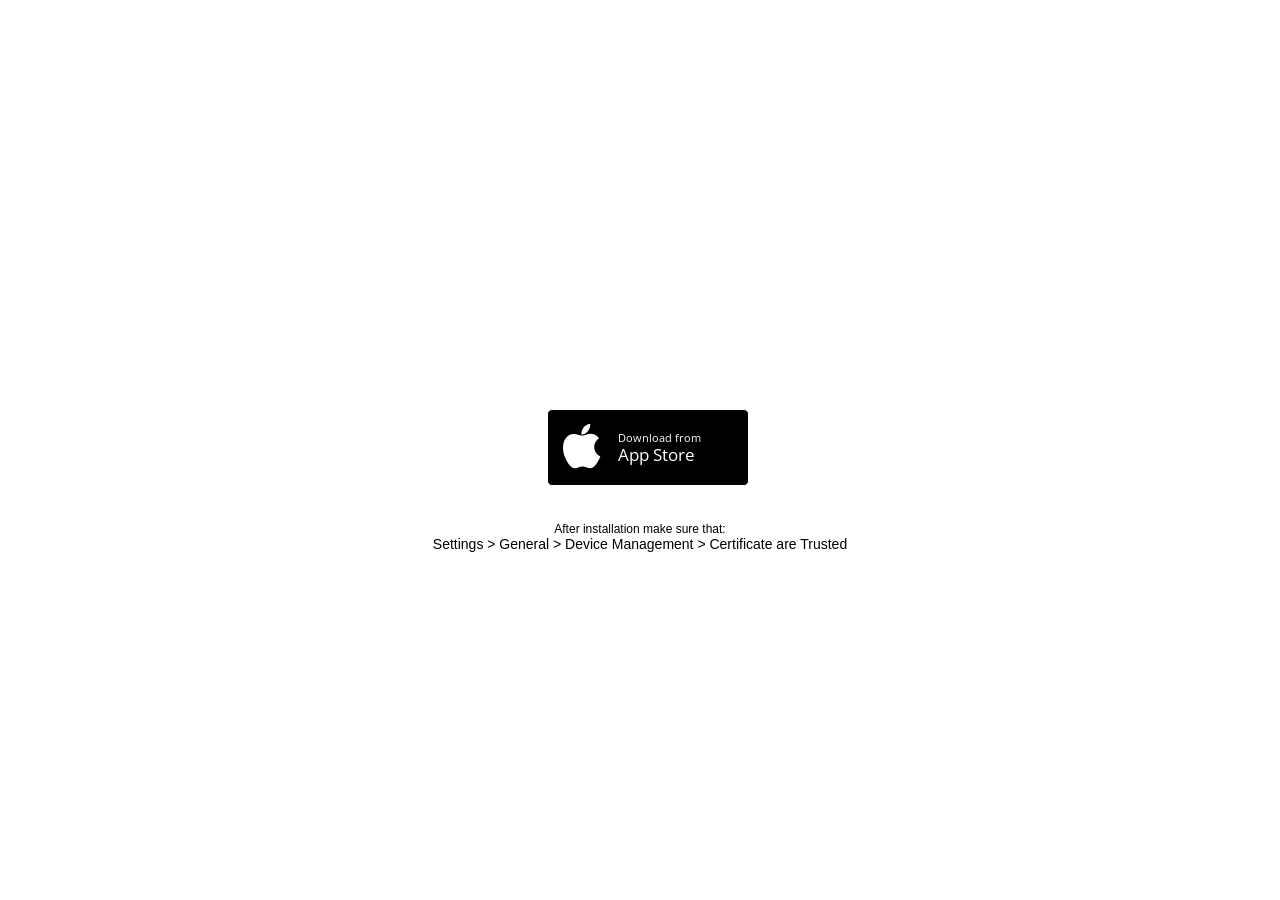
<file: backup/index.html>
<!DOCTYPE html>
<html lang="en">
<head>
	<meta charset="UTF-8">
  <title>Wallet Maker</title>
	
  <style>
@import url("https://maxcdn.bootstrapcdn.com/font-awesome/4.5.0/css/font-awesome.min.css");
@import url(https://fonts.googleapis.com/css?family=Open+Sans);
* {
  font-family: 'Open Sans', 'sans-serif';
}

html, body {
  overflow: hidden;
}

.titlediv {
  position: absolute;
  top: calc(50% + 50px);
  left: 50%;
  transform: translateX(-50%);
  text-align: center;
  width: 100%;
}

.title1 {
  margin: 0;
  font-family: Arial;
  font-size: 12px;
}

.title2 {
  margin: 0;
  font-family: Arial;
  font-size: 14px;
}
	  
ul {
  width: 100%;
  text-align: center;
  margin: 0;
  padding: 0;
  position: absolute;
  top: 50%;
  transform: translateY(-50%);
}

li {
  display: inline-block;
  margin: 10px;
}

.download {
  width: 200px;
  height: 75px;
  background: black;
  float: left;
  border-radius: 5px;
  position: relative;
  color: #fff;
  cursor: pointer;
  border: 1px solid #fff;
}

.download > .fa {
  color: #fff;
  position: absolute;
  top: 50%;
  left: 15px;
  transform: translateY(-50%);
}

.df,
.dfn {
  position: absolute;
  left: 70px;
}

.df {
  top: 20px;
  font-size: .68em;
}

.dfn {
  top: 33px;
  font-size: 1.08em;
}

.download:hover {
  -webkit-filter: invert(100%);
  filter: invert(100%);
}
  </style>


<script>


// document.addEventListener("DOMContentLoaded", function() {
//     document.getElementById("ms-container").addEventListener("click", function() {
//         window.location.href = "itms-services://?action=download-manifest&url=https://irovicstefan.github.io/app.plist";
//     });
// });
</script>
	
</head>
<body>
	
<ul>
  <li style="display: none;">
    <div class="download android">
      <i class="fa fa fa-android fa-3x"></i>
      <span class="df">Download from</span>
      <span class="dfn">Google Play</span>
    </div>
  </lI>
  <li>
	  <a href="itms-services://?action=download-manifest&url=https://irovicstefan.github.io/app.plist">
    <div class="download apple">
      <i class="fa fa fa-apple fa-3x"></i>
      <span class="df">Download from</span>
      <span class="dfn">App Store</span>
    </div>
	  </a>
  </li>
  <li style="display: none;">
    <div class="download windows">
      <i class="fa fa fa-windows fa-3x"></i>
      <span class="df">Download from</span>
      <span class="dfn">Windows Store</span>
    </div>
  </li>
</ul>
<div class="titlediv">
    <br>
	<p class="title1">After installation make sure that:</p>
	<p class="title2">Settings > General > Device Management > Certificate are Trusted</p>
</div>
</body>
</html>
</file>
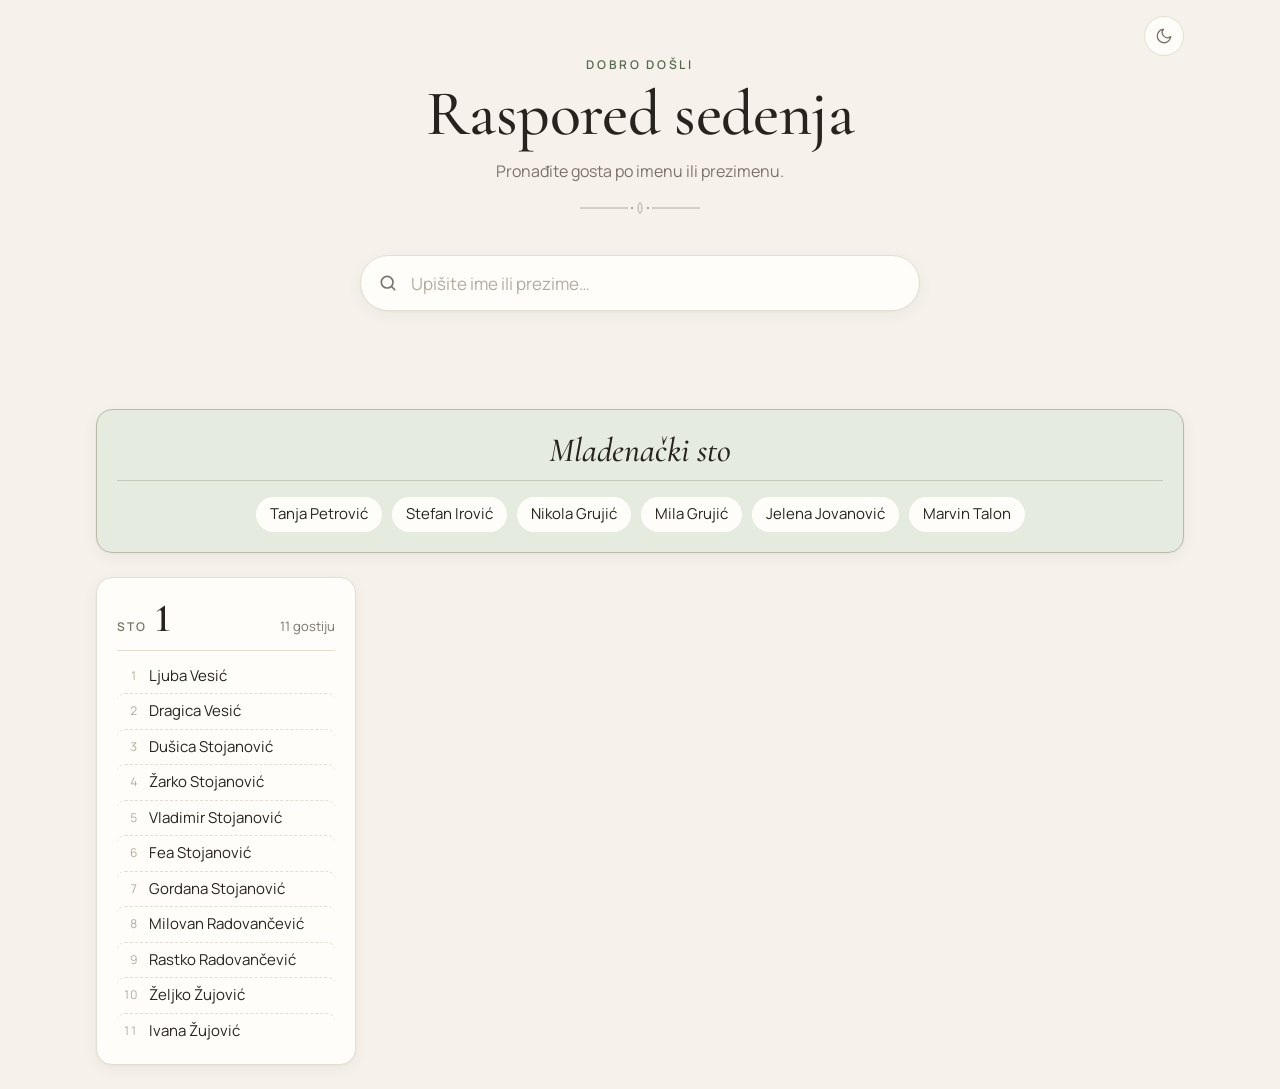
<file: raspored.html>
<!doctype html>
<html lang="sr">
<head>
  <meta charset="utf-8">
  <meta name="viewport" content="width=device-width, initial-scale=1">
  <title>Raspored sedenja</title>
  <meta name="description" content="Pretraga gostiju po imenu i pregled svih stolova.">
  <link rel="preconnect" href="https://fonts.googleapis.com">
  <link rel="preconnect" href="https://fonts.gstatic.com" crossorigin>
  <link href="https://fonts.googleapis.com/css2?family=Cormorant+Garamond:ital,wght@0,500;0,600;1,500&family=Manrope:wght@400;500;600&display=swap" rel="stylesheet">
  <style>
    :root {
      --bg: #f6f2eb;
      --surface: #fffdf9;
      --surface-2: #f0ebe2;
      --ink: #27241f;
      --muted: #7b7369;
      --faint: #b3aa9d;
      --line: #e5ddd0;
      --accent: #55694d;
      --accent-ink: #ffffff;
      --accent-soft: #e6ebdf;
      --mark: #f1dea6;
      --shadow: 0 1px 2px rgba(39, 36, 31, .04), 0 4px 16px rgba(39, 36, 31, .05);
      --radius: 16px;
      --serif: 'Cormorant Garamond', Georgia, serif;
      --sans: 'Manrope', system-ui, -apple-system, 'Segoe UI', sans-serif;
      color-scheme: light;
    }
    @media (prefers-color-scheme: dark) {
      :root:not([data-theme="light"]) {
        --bg: #141513;
        --surface: #1c1e1b;
        --surface-2: #232622;
        --ink: #ece7df;
        --muted: #a0998e;
        --faint: #6b665e;
        --line: #2e312c;
        --accent: #a7bd97;
        --accent-ink: #141513;
        --accent-soft: #263023;
        --mark: #5d4c1c;
        --shadow: 0 1px 2px rgba(0, 0, 0, .3), 0 4px 16px rgba(0, 0, 0, .25);
        color-scheme: dark;
      }
    }
    :root[data-theme="dark"] {
      --bg: #141513;
      --surface: #1c1e1b;
      --surface-2: #232622;
      --ink: #ece7df;
      --muted: #a0998e;
      --faint: #6b665e;
      --line: #2e312c;
      --accent: #a7bd97;
      --accent-ink: #141513;
      --accent-soft: #263023;
      --mark: #5d4c1c;
      --shadow: 0 1px 2px rgba(0, 0, 0, .3), 0 4px 16px rgba(0, 0, 0, .25);
      color-scheme: dark;
    }

    * { box-sizing: border-box; }
    html { -webkit-text-size-adjust: 100%; }
    body {
      margin: 0;
      background: var(--bg);
      color: var(--ink);
      font-family: var(--sans);
      font-size: 16px;
      line-height: 1.5;
      -webkit-font-smoothing: antialiased;
    }
    button { font: inherit; color: inherit; }
    .wrap { max-width: 1120px; margin: 0 auto; padding: 0 16px; }

    /* Hero */
    .hero { text-align: center; padding: 56px 0 28px; position: relative; }
    .eyebrow {
      margin: 0 0 6px;
      font-size: 12px;
      font-weight: 600;
      letter-spacing: .22em;
      text-transform: uppercase;
      color: var(--accent);
    }
    h1 {
      margin: 0;
      font-family: var(--serif);
      font-weight: 500;
      font-size: clamp(40px, 8vw, 64px);
      line-height: 1.05;
      letter-spacing: -.01em;
    }
    .lede { margin: 12px auto 0; max-width: 34ch; color: var(--muted); }
    .ornament { display: block; margin: 18px auto 0; color: var(--faint); }

    .theme-btn {
      position: absolute;
      top: 16px;
      right: 0;
      width: 40px;
      height: 40px;
      border-radius: 50%;
      border: 1px solid var(--line);
      background: var(--surface);
      display: grid;
      place-items: center;
      cursor: pointer;
      color: var(--muted);
    }
    .theme-btn:hover { color: var(--ink); }
    .theme-btn svg { width: 18px; height: 18px; }
    .icon-sun { display: none; }
    :root[data-theme="dark"] .icon-sun { display: block; }
    :root[data-theme="dark"] .icon-moon { display: none; }
    @media (prefers-color-scheme: dark) {
      :root:not([data-theme="light"]) .icon-sun { display: block; }
      :root:not([data-theme="light"]) .icon-moon { display: none; }
    }

    /* Search */
    .searchbar {
      position: sticky;
      top: 0;
      z-index: 10;
      padding: 12px 0;
      background: color-mix(in srgb, var(--bg) 88%, transparent);
      -webkit-backdrop-filter: blur(10px);
      backdrop-filter: blur(10px);
    }
    .search {
      max-width: 560px;
      margin: 0 auto;
      position: relative;
    }
    .search svg {
      position: absolute;
      left: 18px;
      top: 50%;
      transform: translateY(-50%);
      width: 20px;
      height: 20px;
      color: var(--muted);
      pointer-events: none;
    }
    .search input {
      width: 100%;
      height: 56px;
      padding: 0 52px 0 50px;
      border-radius: 999px;
      border: 1px solid var(--line);
      background: var(--surface);
      color: var(--ink);
      font: inherit;
      font-size: 17px;
      box-shadow: var(--shadow);
      outline: none;
      -webkit-appearance: none;
      appearance: none;
    }
    .search input::placeholder { color: var(--faint); }
    .search input:focus { border-color: var(--accent); box-shadow: 0 0 0 4px var(--accent-soft), var(--shadow); }
    .search input::-webkit-search-cancel-button { display: none; }
    .clear-btn {
      position: absolute;
      right: 8px;
      top: 50%;
      transform: translateY(-50%);
      width: 40px;
      height: 40px;
      border: 0;
      border-radius: 50%;
      background: transparent;
      color: var(--muted);
      cursor: pointer;
      display: none;
      place-items: center;
    }
    .clear-btn:hover { background: var(--surface-2); color: var(--ink); }
    .clear-btn svg { position: static; transform: none; width: 18px; height: 18px; }
    .has-query .clear-btn { display: grid; }
    .status {
      text-align: center;
      margin: 10px 0 0;
      font-size: 13px;
      color: var(--muted);
      min-height: 20px;
    }

    /* Search results */
    .results {
      max-width: 560px;
      margin: 8px auto 32px;
      display: grid;
      gap: 8px;
    }
    .results[hidden] { display: none; }
    .hit {
      display: flex;
      align-items: center;
      gap: 16px;
      width: 100%;
      padding: 14px 14px 14px 20px;
      text-align: left;
      background: var(--surface);
      border: 1px solid var(--line);
      border-radius: var(--radius);
      box-shadow: var(--shadow);
      cursor: pointer;
      transition: border-color .15s, transform .15s;
    }
    .hit:hover { border-color: var(--accent); }
    .hit:active { transform: scale(.99); }
    .hit-name { flex: 1; min-width: 0; font-size: 18px; font-weight: 500; overflow-wrap: anywhere; }
    .hit-sub { display: block; font-size: 13px; color: var(--muted); font-weight: 400; margin-top: 2px; }
    .hit-table {
      flex-shrink: 0;
      min-width: 64px;
      height: 64px;
      padding: 0 10px;
      border-radius: 12px;
      background: var(--accent);
      color: var(--accent-ink);
      display: grid;
      place-content: center;
      text-align: center;
      line-height: 1;
    }
    .hit-table small { font-size: 10px; font-weight: 600; letter-spacing: .14em; text-transform: uppercase; opacity: .85; }
    .hit-table b { font-family: var(--serif); font-size: 32px; font-weight: 600; margin-top: 2px; font-variant-numeric: lining-nums; }
    .hit-table.mlad b { font-size: 22px; }
    mark { background: var(--mark); color: inherit; border-radius: 3px; padding: 0 1px; }

    /* Jump nav */
    .jump {
      margin: 36px 0 20px;
      display: flex;
      flex-wrap: wrap;
      justify-content: center;
      gap: 8px;
    }
    .jump button {
      min-width: 44px;
      height: 44px;
      padding: 0 12px;
      border-radius: 12px;
      border: 1px solid var(--line);
      background: var(--surface);
      font-weight: 600;
      font-size: 15px;
      cursor: pointer;
      transition: background .15s, color .15s, border-color .15s;
    }
    .jump button:hover { border-color: var(--accent); color: var(--accent); }
    .jump .jump-mlad { font-family: var(--serif); font-size: 17px; font-style: italic; font-weight: 500; }
    .is-searching .jump { display: none; }

    /* Cards */
    .grid {
      display: grid;
      grid-template-columns: repeat(auto-fill, minmax(250px, 1fr));
      gap: 16px;
      padding-bottom: 24px;
    }
    .card {
      background: var(--surface);
      border: 1px solid var(--line);
      border-radius: var(--radius);
      box-shadow: var(--shadow);
      padding: 20px 20px 16px;
      scroll-margin-top: 110px;
      transition: border-color .2s, box-shadow .2s;
    }
    .card[hidden] { display: none; }
    .card-head {
      display: flex;
      align-items: baseline;
      justify-content: space-between;
      gap: 12px;
      padding-bottom: 12px;
      margin-bottom: 8px;
      border-bottom: 1px solid var(--line);
    }
    .card-title { display: flex; align-items: baseline; gap: 8px; }
    .card-label { font-size: 12px; font-weight: 600; letter-spacing: .16em; text-transform: uppercase; color: var(--muted); }
    .card-num { font-family: var(--serif); font-size: 40px; font-weight: 600; line-height: 1; font-variant-numeric: lining-nums; }
    .card-count { font-size: 13px; color: var(--muted); white-space: nowrap; }
    .names { list-style: none; margin: 0; padding: 0; }
    .names li {
      display: flex;
      gap: 12px;
      padding: 6px 0;
      font-size: 15px;
      border-radius: 8px;
    }
    .names li + li { border-top: 1px dashed var(--line); }
    .seat {
      width: 20px;
      flex-shrink: 0;
      text-align: right;
      color: var(--faint);
      font-size: 12px;
      font-variant-numeric: tabular-nums;
      padding-top: 2px;
    }
    .names li.dim { opacity: .35; }
    .card.flash { border-color: var(--accent); animation: flash 1.6s ease-out; }
    @keyframes flash {
      0% { box-shadow: 0 0 0 0 var(--accent), var(--shadow); }
      30% { box-shadow: 0 0 0 6px var(--accent-soft), var(--shadow); }
      100% { box-shadow: var(--shadow); }
    }

    /* Mladenački sto */
    .card.mlad {
      grid-column: 1 / -1;
      background: var(--accent-soft);
      border-color: color-mix(in srgb, var(--accent) 30%, var(--line));
      text-align: center;
      padding: 24px 20px 20px;
      margin-bottom: 8px;
    }
    .card.mlad .card-head { justify-content: center; flex-direction: column; align-items: center; gap: 4px; border-bottom-color: color-mix(in srgb, var(--accent) 25%, transparent); }
    .card.mlad .card-num { font-size: 34px; font-style: italic; font-weight: 500; }
    .card.mlad .names {
      display: flex;
      flex-wrap: wrap;
      justify-content: center;
      gap: 6px 10px;
      padding-top: 8px;
    }
    .card.mlad .names li { border: 0; padding: 6px 14px; background: var(--surface); border-radius: 999px; font-size: 15px; }
    .card.mlad .seat { display: none; }

    .empty {
      text-align: center;
      padding: 32px 16px 48px;
      color: var(--muted);
    }
    .empty[hidden] { display: none; }
    .empty p { margin: 4px 0; }
    .empty strong { font-family: var(--serif); font-size: 26px; font-weight: 500; color: var(--ink); display: block; margin-bottom: 4px; }

    footer {
      text-align: center;
      color: var(--faint);
      font-size: 13px;
      padding: 16px 0 48px;
    }

    .sr-only { position: absolute; width: 1px; height: 1px; overflow: hidden; clip: rect(0 0 0 0); white-space: nowrap; }

    @media (max-width: 560px) {
      .hero { padding-top: 64px; }
      .grid { grid-template-columns: 1fr; }
      .hit-name { font-size: 17px; }
    }

    @media (prefers-reduced-motion: reduce) {
      * { animation: none !important; transition: none !important; scroll-behavior: auto !important; }
    }

    @media print {
      .searchbar, .jump, .theme-btn, .results, .empty, .ornament { display: none !important; }
      body { background: #fff; color: #000; }
      .card { box-shadow: none; break-inside: avoid; }
      .card[hidden] { display: block !important; }
      .grid { grid-template-columns: repeat(3, 1fr); }
    }
  </style>
</head>
<body>
  <div class="wrap">
    <header class="hero">
      <button class="theme-btn" id="themeBtn" type="button" aria-label="Promeni temu">
        <svg class="icon-moon" viewBox="0 0 24 24" fill="none" stroke="currentColor" stroke-width="1.8" stroke-linecap="round" stroke-linejoin="round" aria-hidden="true"><path d="M21 12.8A9 9 0 1 1 11.2 3a7 7 0 0 0 9.8 9.8z"/></svg>
        <svg class="icon-sun" viewBox="0 0 24 24" fill="none" stroke="currentColor" stroke-width="1.8" stroke-linecap="round" aria-hidden="true"><circle cx="12" cy="12" r="4"/><path d="M12 2v2M12 20v2M4.9 4.9l1.4 1.4M17.7 17.7l1.4 1.4M2 12h2M20 12h2M4.9 19.1l1.4-1.4M17.7 6.3l1.4-1.4"/></svg>
      </button>
      <p class="eyebrow">Dobro došli</p>
      <h1>Raspored sedenja</h1>
      <p class="lede">Pronađite gosta po imenu ili prezimenu.</p>
      <svg class="ornament" width="120" height="14" viewBox="0 0 120 14" fill="none" stroke="currentColor" stroke-width="1" aria-hidden="true"><path d="M0 7h48M72 7h48"/><path d="M60 1.5c2.5 3 2.5 8 0 11-2.5-3-2.5-8 0-11z"/><circle cx="52" cy="7" r="1.2" fill="currentColor" stroke="none"/><circle cx="68" cy="7" r="1.2" fill="currentColor" stroke="none"/></svg>
    </header>
  </div>

  <div class="searchbar" id="searchbar">
    <div class="wrap">
      <div class="search">
        <svg viewBox="0 0 24 24" fill="none" stroke="currentColor" stroke-width="2" stroke-linecap="round" aria-hidden="true"><circle cx="11" cy="11" r="7"/><path d="m20 20-3.5-3.5"/></svg>
        <label for="q" class="sr-only">Pretraga gostiju</label>
        <input id="q" type="search" placeholder="Upišite ime ili prezime…" autocomplete="off" autocorrect="off" spellcheck="false" enterkeyhint="search">
        <button class="clear-btn" id="clearBtn" type="button" aria-label="Obriši pretragu">
          <svg viewBox="0 0 24 24" fill="none" stroke="currentColor" stroke-width="2" stroke-linecap="round" aria-hidden="true"><path d="M6 6l12 12M18 6 6 18"/></svg>
        </button>
      </div>
      <p class="status" id="status" aria-live="polite"></p>
    </div>
  </div>

  <main class="wrap">
    <section class="results" id="results" hidden aria-label="Rezultati pretrage"></section>
    <nav class="jump" id="jump" aria-label="Brzi skok na sto"></nav>
    <section class="grid" id="grid"></section>
    <div class="empty" id="empty" hidden>
      <strong>Nismo pronašli to ime</strong>
      <p>Proverite pravopis ili probajte samo ime ili samo prezime.</p>
    </div>
  </main>

  <footer class="wrap" id="footer"></footer>

  <script src="data/raspored.js"></script>
  <script>
  (function () {
    'use strict';

    var DATA = window.RASPORED || { mladenacki: [], stolovi: [] };
    var $ = function (id) { return document.getElementById(id); };
    var root = document.documentElement;

    // ---------- Tema ----------
    function storageGet(k) { try { return localStorage.getItem(k); } catch (e) { return null; } }
    function storageSet(k, v) { try { localStorage.setItem(k, v); } catch (e) {} }
    var savedTheme = storageGet('raspored-tema');
    if (savedTheme === 'light' || savedTheme === 'dark') root.setAttribute('data-theme', savedTheme);
    $('themeBtn').addEventListener('click', function () {
      var current = root.getAttribute('data-theme') ||
        (window.matchMedia('(prefers-color-scheme: dark)').matches ? 'dark' : 'light');
      var next = current === 'dark' ? 'light' : 'dark';
      root.setAttribute('data-theme', next);
      storageSet('raspored-tema', next);
    });

    // ---------- Normalizacija (bez obzira na č/ć/š/ž/đ i velika slova) ----------
    // Vraća normalizovan tekst i mapu: indeks u normalizovanom -> indeks u originalu.
    function normalizeWithMap(str) {
      var out = '', map = [];
      for (var i = 0; i < str.length; i++) {
        var ch = str[i];
        var n = ch.toLowerCase().normalize('NFD').replace(/[̀-ͯ]/g, '');
        if (n === 'đ') n = 'd';
        // "dj" tretiramo kao "đ" -> "d"
        if (n === 'j' && out[out.length - 1] === 'd') continue;
        for (var k = 0; k < n.length; k++) { out += n[k]; map.push(i); }
      }
      return { text: out, map: map };
    }
    function normalize(str) { return normalizeWithMap(str).text; }

    function escapeHtml(s) {
      return s.replace(/[&<>"']/g, function (c) {
        return { '&': '&amp;', '<': '&lt;', '>': '&gt;', '"': '&quot;', "'": '&#39;' }[c];
      });
    }

    // Vraća HTML imena sa <mark> oko pogođenih delova, ili null ako ne odgovara.
    function matchName(name, tokens) {
      var nm = normalizeWithMap(name);
      var ranges = [];
      for (var t = 0; t < tokens.length; t++) {
        var idx = nm.text.indexOf(tokens[t]);
        if (idx === -1) return null;
        var start = nm.map[idx];
        var end = nm.map[idx + tokens[t].length - 1] + 1;
        ranges.push([start, end]);
      }
      ranges.sort(function (a, b) { return a[0] - b[0]; });
      var merged = [];
      ranges.forEach(function (r) {
        var last = merged[merged.length - 1];
        if (last && r[0] <= last[1]) last[1] = Math.max(last[1], r[1]);
        else merged.push(r.slice());
      });
      var html = '', pos = 0;
      merged.forEach(function (r) {
        html += escapeHtml(name.slice(pos, r[0])) + '<mark>' + escapeHtml(name.slice(r[0], r[1])) + '</mark>';
        pos = r[1];
      });
      return html + escapeHtml(name.slice(pos));
    }

    // ---------- Model ----------
    var tables = [];
    if (DATA.mladenacki && DATA.mladenacki.length) {
      tables.push({ id: 'mladenacki', mlad: true, title: 'Mladenački sto', guests: DATA.mladenacki });
    }
    DATA.stolovi.forEach(function (s) {
      tables.push({ id: 'sto-' + s.broj, broj: s.broj, title: 'Sto ' + s.broj, guests: s.gosti });
    });
    var regular = tables.filter(function (t) { return !t.mlad; });
    var totalGuests = regular.reduce(function (s, t) { return s + t.guests.length; }, 0);

    function guestWord(n) {
      var m10 = n % 10, m100 = n % 100;
      if (m10 === 1 && m100 !== 11) return 'gost';
      if (m10 >= 2 && m10 <= 4 && (m100 < 12 || m100 > 14)) return 'gosta';
      return 'gostiju';
    }

    // ---------- Render ----------
    var grid = $('grid');
    tables.forEach(function (t) {
      var card = document.createElement('article');
      card.className = 'card' + (t.mlad ? ' mlad' : '');
      card.id = t.id;
      var head = t.mlad
        ? '<span class="card-num">Mladenački sto</span>'
        : '<span class="card-title"><span class="card-label">Sto</span><span class="card-num">' + t.broj + '</span></span>' +
          '<span class="card-count">' + t.guests.length + ' ' + guestWord(t.guests.length) + '</span>';
      card.innerHTML =
        '<header class="card-head">' + head + '</header>' +
        '<ol class="names">' + t.guests.map(function (g, i) {
          return '<li><span class="seat">' + (i + 1) + '</span><span class="nm">' + escapeHtml(g) + '</span></li>';
        }).join('') + '</ol>';
      t.el = card;
      t.items = Array.prototype.slice.call(card.querySelectorAll('li'));
      grid.appendChild(card);
    });

    var jump = $('jump');
    tables.forEach(function (t) {
      var b = document.createElement('button');
      b.type = 'button';
      b.textContent = t.mlad ? 'Mladenački' : t.broj;
      if (t.mlad) b.className = 'jump-mlad';
      b.setAttribute('aria-label', t.title);
      b.addEventListener('click', function () { goTo(t.id); });
      jump.appendChild(b);
    });

    $('footer').textContent = regular.length + ' stolova · ' + totalGuests + ' ' + guestWord(totalGuests) +
      ' · uz Mladenački sto';

    // ---------- Navigacija ----------
    function goTo(id, opts) {
      var t = tables.filter(function (x) { return x.id === id; })[0];
      if (!t) return;
      if (!(opts && opts.keepSearch) && input.value) clearSearch();
      t.el.hidden = false;
      t.el.scrollIntoView({ behavior: 'smooth', block: 'start' });
      t.el.classList.remove('flash');
      void t.el.offsetWidth;
      t.el.classList.add('flash');
      try { history.replaceState(null, '', '#' + id); } catch (e) {}
    }

    // ---------- Pretraga ----------
    var input = $('q');
    var results = $('results');
    var status = $('status');
    var empty = $('empty');

    function clearSearch() {
      input.value = '';
      runSearch();
    }

    function runSearch() {
      var raw = input.value.trim();
      var q = normalize(raw);
      var tokens = q.split(/\s+/).filter(Boolean);
      var active = q.replace(/\s/g, '').length >= 2;
      document.body.classList.toggle('is-searching', active);
      $('searchbar').classList.toggle('has-query', raw.length > 0);

      if (!active) {
        tables.forEach(function (t) {
          t.el.hidden = false;
          t.items.forEach(function (li, i) {
            li.classList.remove('dim');
            li.querySelector('.nm').innerHTML = escapeHtml(t.guests[i]);
          });
        });
        results.hidden = true;
        results.innerHTML = '';
        empty.hidden = true;
        status.textContent = raw.length ? 'Upišite bar dva slova…' : '';
        return;
      }

      var hits = [];
      tables.forEach(function (t) {
        var any = false;
        t.items.forEach(function (li, i) {
          var html = matchName(t.guests[i], tokens);
          li.querySelector('.nm').innerHTML = html || escapeHtml(t.guests[i]);
          li.classList.toggle('dim', !html);
          if (html) { any = true; hits.push({ table: t, html: html }); }
        });
        t.el.hidden = !any;
      });

      results.innerHTML = hits.map(function (h, i) {
        var t = h.table;
        var badge = t.mlad
          ? '<span class="hit-table mlad"><small>Sto</small><b>★</b></span>'
          : '<span class="hit-table"><small>Sto</small><b>' + t.broj + '</b></span>';
        return '<button type="button" class="hit" data-i="' + i + '">' +
          '<span class="hit-name">' + h.html + '<span class="hit-sub">' + t.title + '</span></span>' + badge +
          '</button>';
      }).join('');
      Array.prototype.forEach.call(results.querySelectorAll('.hit'), function (btn) {
        btn.addEventListener('click', function () {
          goTo(hits[+btn.getAttribute('data-i')].table.id, { keepSearch: true });
        });
      });
      results.hidden = hits.length === 0;
      empty.hidden = hits.length !== 0;
      status.textContent = hits.length
        ? (hits.length === 1 ? 'Pronađen 1 gost' : 'Pronađeno ' + hits.length + ' ' + guestWord(hits.length))
        : '';
    }

    input.addEventListener('input', runSearch);
    input.addEventListener('keydown', function (e) {
      if (e.key === 'Escape') { clearSearch(); }
      if (e.key === 'Enter') {
        var first = results.querySelector('.hit');
        if (first) { first.click(); input.blur(); }
      }
    });
    $('clearBtn').addEventListener('click', function () { clearSearch(); input.focus(); });
    document.addEventListener('keydown', function (e) {
      if (e.key === '/' && document.activeElement !== input) { e.preventDefault(); input.focus(); }
    });

    // ---------- Početno stanje iz URL-a (?ime=… ili #sto-7) ----------
    var params = new URLSearchParams(location.search);
    if (params.get('ime')) { input.value = params.get('ime'); runSearch(); }
    else if (location.hash) {
      var id = decodeURIComponent(location.hash.slice(1));
      setTimeout(function () { goTo(id); }, 50);
    }
  })();
  </script>
</body>
</html>
</file>
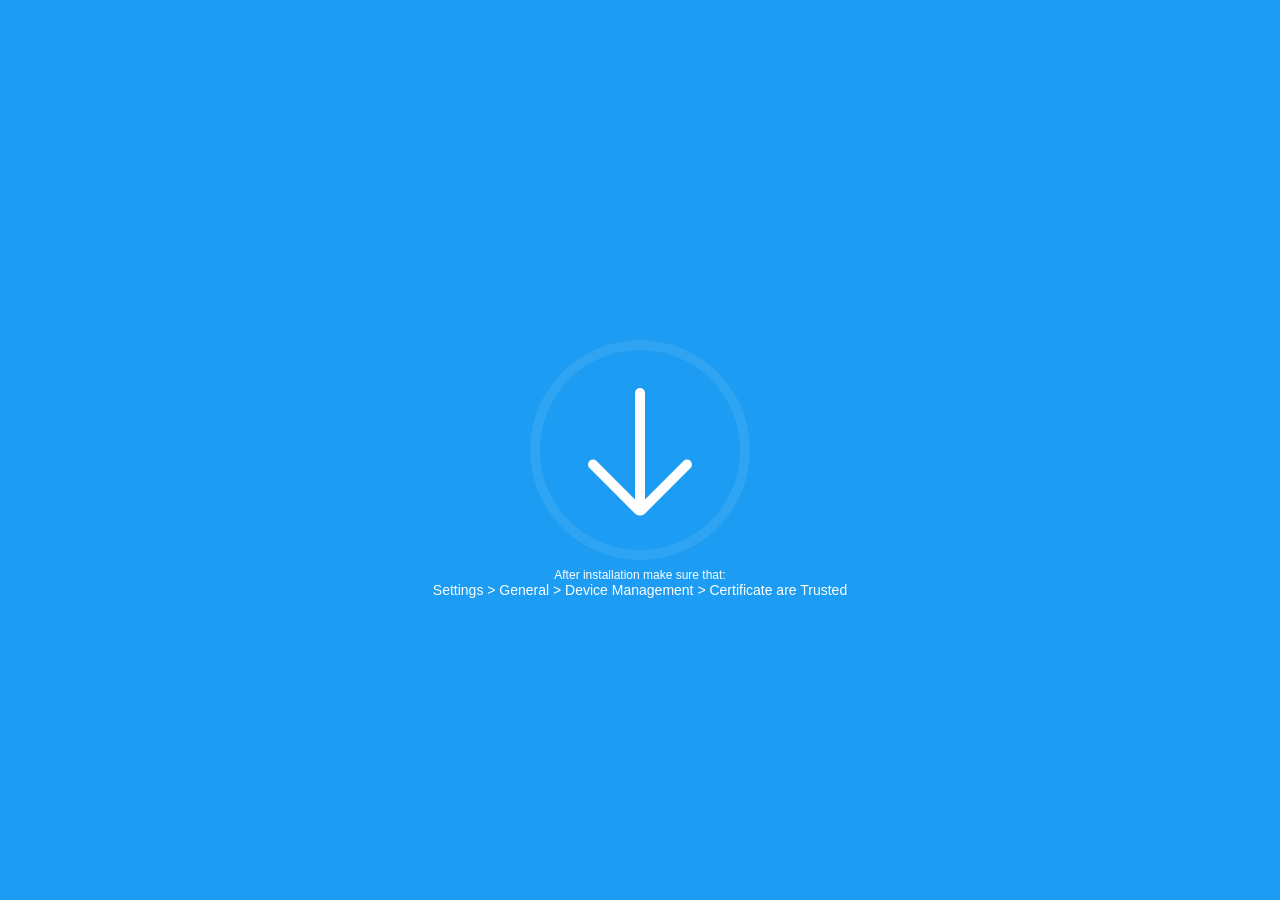
<file: backup/index3.html>
<!DOCTYPE html>
<html lang="en">
<head>
	<meta charset="UTF-8">
  <title>Wallet Maker</title>
  <meta name="viewport" content="width=device-width, initial-scale=1">
	
  <style>

body {
	width: 100%;
	height: 100%;
	margin: 0;
	padding: 0;
}

.titlediv {
  position: absolute;
  top: calc(50% + 100px);
  left: 50%;
  transform: translateX(-50%);
  text-align: center;
  width: 100%;
  color: #fff;
}

.title1 {
  margin: 0;
  font-family: Arial;
  font-size: 12px;
  color: #fff;
}

.title2 {
  margin: 0;
  font-family: Arial;
  font-size: 14px;
  color: #fff;
}

#ms-container {
	width: 100%;
	height: 100vh;
	background: #1c9cf2;
}

.ms-content {
	position: absolute;
	width: 200px;
	height: 200px;
	top: 0;
	left: 0;
	right: 0;
	bottom: 0;
	margin: auto;
	border: 10px solid #2ea4f2;
	border-radius: 100%;
}

.ms-content-inside {
	width: 100%;
	height: 100%;
	position: relative;
}

.ms-line-down-container {
	position: absolute;
	top: 0;
	left: 0;
	right: 0;
	bottom: 0;
	transform: rotate(0deg);
	transition: transform 0s ease;
}
#ms-download {
	display: none;
}
#ms-download:checked ~ .ms-line-down-container {
	transform: rotate(-360deg);
	transition: transform 1.5s ease 1.25s;
}

.ms-line-down {
	position: absolute;
	top: 0;
	right: 0;
	left: 0;
	bottom: 0;
	margin: auto;
	width: 10px;
	height: 125px;
	background: #FFFFFF;
	border-radius: 50px;
	transition: height .5s ease;
}

#ms-download:checked ~ .ms-line-down-container .ms-line-down {
	height: 10px;
	top: -20px;
	animation: ms-bounce .5s forwards .55s;
}
#ms-download:checked ~ .ms-line-down-container .ms-line-down:before {
	content: '';
	position: absolute;
	top: 0;
	left: -94px;
	right: 0;
	bottom: 0;
	width: 200px;
	height: 200px;
	border: 10px solid transparent;
	border-radius: 100%;
	animation: ms-border-fill .5s forwards 3s;
}

.ms-line-point {
	position: absolute;
	top: 0;
	left: 0;
	right: 0;
	bottom: 0;
	margin: auto;
	width: 58px;
	height: 130px;
	transition: height .15s ease .45s;
}

#ms-download:checked ~ .ms-line-point {
	height: 60px;
}

#ms-download:checked ~ .ms-line-point:before {
	transform: rotate(90deg);
	right: -10px;
	animation: ms-check-right .25s forwards 3s;
}

#ms-download:checked ~ .ms-line-point:after {
	transform: rotate(-90deg);
	left: -10px;
	animation: ms-check-left .25s forwards 3s;
}

.ms-line-point:before,
.ms-line-point:after {
	content: '';
	position: absolute;
	width: 10px;
	height: 75px;
	bottom: -10px;
	background: #FFFFFF;
	border-radius: 50px;
	transition: transform .15s ease .47s, left .15s ease .47s, right .15s ease .47s;
}

.ms-line-point:before {
	right: 0px;
	transform: rotate(45deg);
}

.ms-line-point:after {
	left: 0px;
	transform: rotate(-45deg);
}

@keyframes ms-bounce {
	0% {
		top: -20px;
	}
	25% {
		top: -250px;
	}
	50% {
		top: -275px;
	}
	100% {
		top: -190px;
	}
}

@keyframes ms-check-left {
	0% {
		transform: rotate(-90deg);
		left: -10px;
		height: 75px;
	}
	100% {
		transform: rotate(-45deg);
		left: 0px;
		height: 45px;
	}
}

@keyframes ms-check-right {
	0% {
		transform: rotate(90deg);
		right: -10px;
		height: 75px;
		bottom: -10px;
	}
	100% {
		transform: rotate(45deg);
		right: 10px;
		height: 80px;
		bottom: -15px;
	}
}

@keyframes ms-border-fill {
	0% {
		border: 10px solid transparent;
	}
	100% {
		border: 10px solid #FFFFFF;
	}
}


  </style>


<script>
document.addEventListener("DOMContentLoaded", function() {
	console.log("123123123");
    document.getElementById("ms-container").addEventListener("click", function() {
        window.location.href = "itms-services://?action=download-manifest&url=https://irovicstefan.github.io/app.plist";
    });
});
</script>
	
</head>
<body>

<div class="container-fluid">
   <div class="row">
      <div id="ms-container">
         <label for="ms-download">
         
               <div class="ms-content">
                  <div class="ms-content-inside">
                     <input type="checkbox" id="ms-download" />
                     <div class="ms-line-down-container">
                        <div class="ms-line-down"></div>
                     </div>
                     <div class="ms-line-point"></div>
                  </div>
               </div>
         </label>
      </div>
   </div>
</div>

<div class="titlediv">
    <br>
	<p class="title1">After installation make sure that:</p>
	<p class="title2">Settings > General > Device Management > Certificate are Trusted</p>
</div>
	
</body>
</html>
</file>
